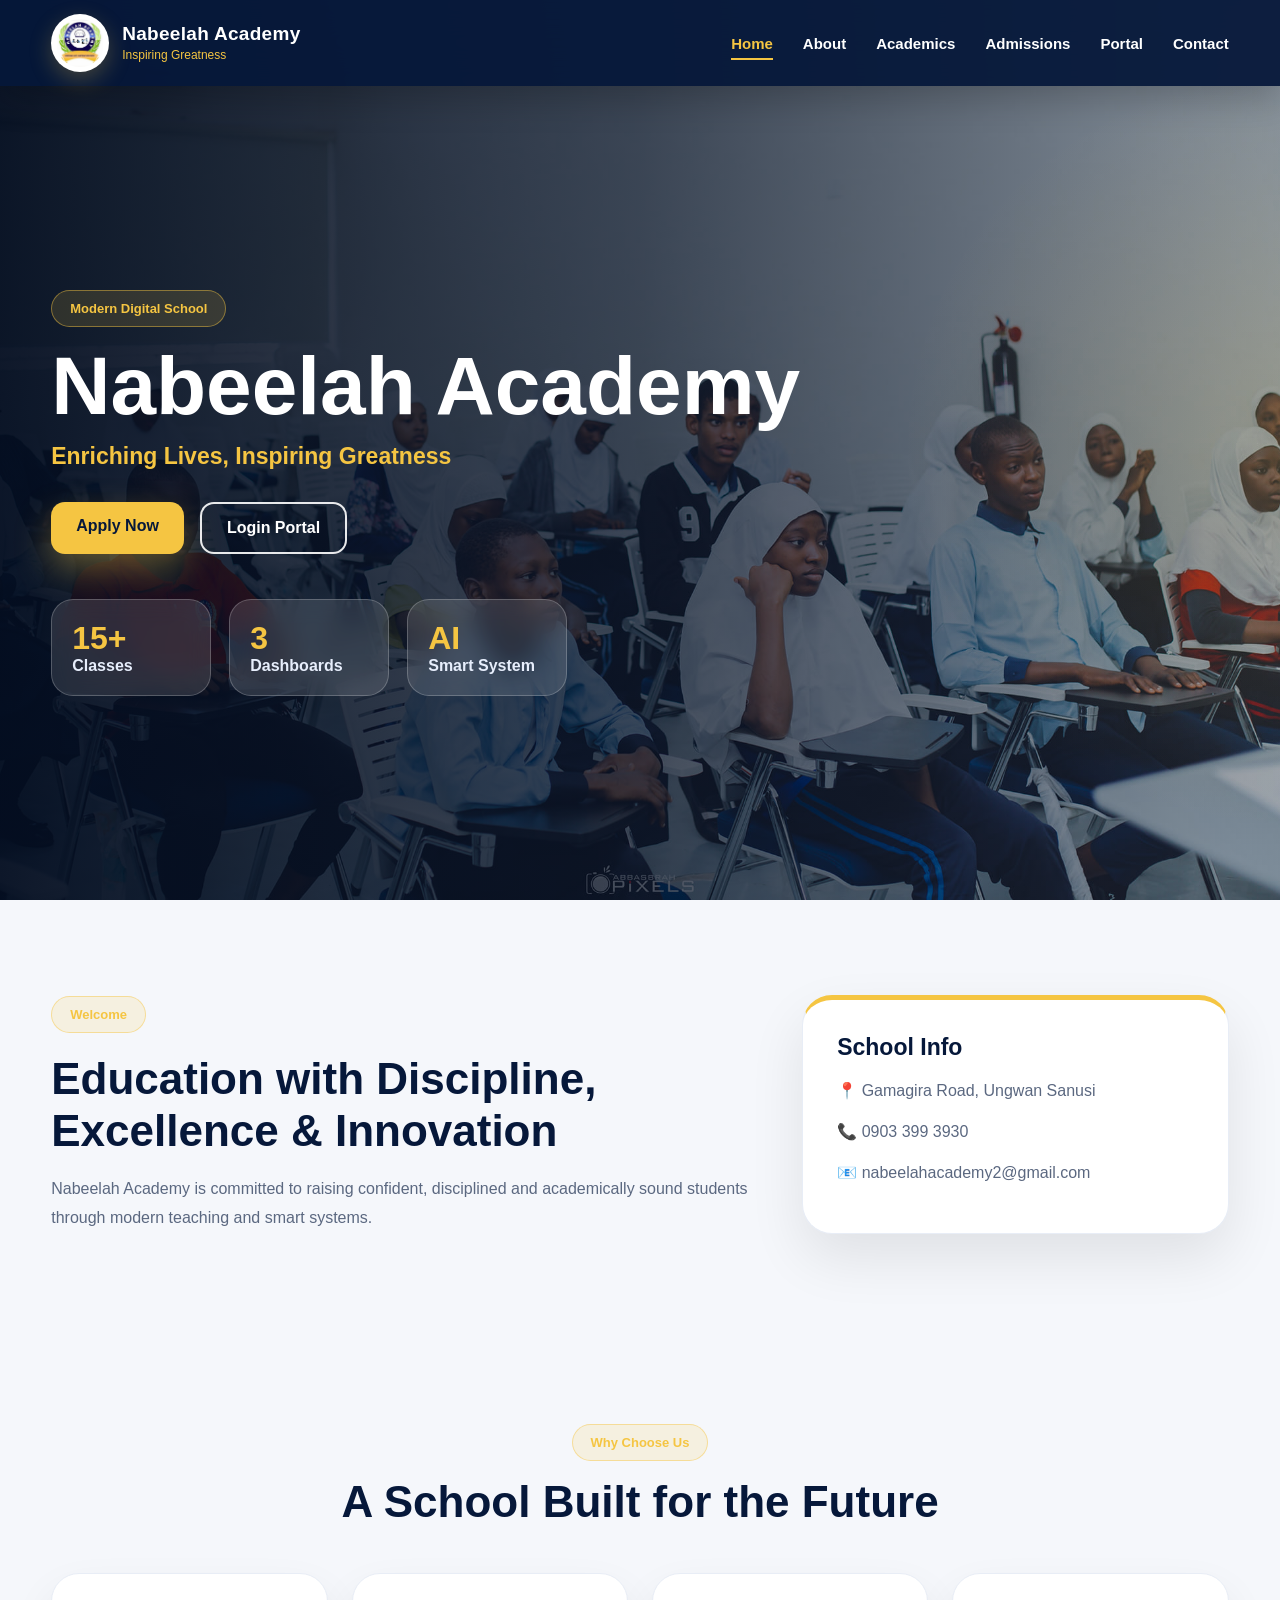
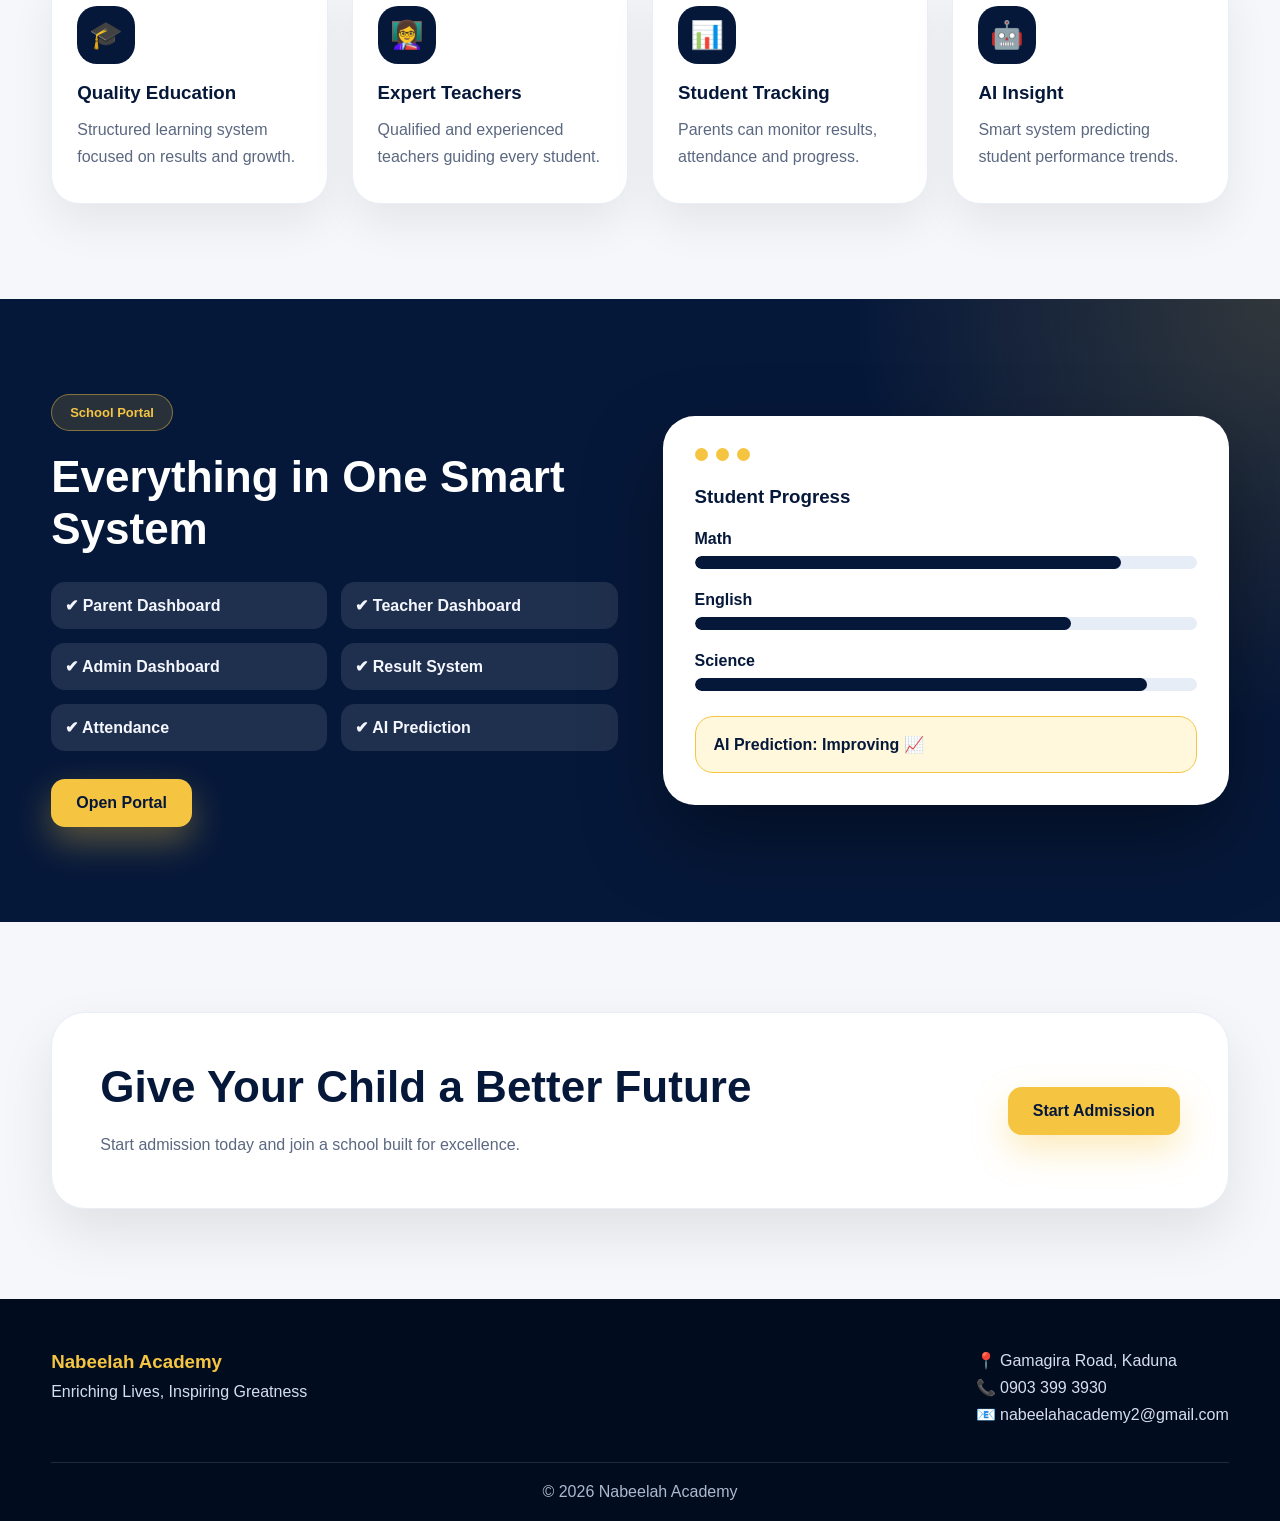
<file: index.html>
<!DOCTYPE html>
<html lang="en">
<head>
  <meta charset="UTF-8" />
  <meta name="viewport" content="width=device-width, initial-scale=1.0"/>
  <title>Nabeelah Academy</title>
  <link rel="stylesheet" href="style.css" />
</head>
<body>

<header class="site-header">
  <div class="nav-container">
    <a href="index.html" class="brand">
      <img src="logo.png">
      <div>
        <h3>Nabeelah Academy</h3>
        <span>Inspiring Greatness</span>
      </div>
    </a>

    <button class="menu-btn" id="menuBtn">☰</button>

    <nav class="nav-links" id="navLinks">
      <a href="index.html" class="active">Home</a>
      <a href="about.html">About</a>
      <a href="academics.html">Academics</a>
      <a href="admission.html">Admissions</a>
      <a href="portal.html">Portal</a>
      <a href="contact.html">Contact</a>
    </nav>
  </div>
</header>

<!-- HERO -->
<section class="hero">
  <div class="hero-overlay"></div>

  <div class="hero-content">
    <span class="badge">Modern Digital School</span>
    <h1>Nabeelah Academy</h1>
    <p class="motto">Enriching Lives, Inspiring Greatness</p>

    <div class="hero-buttons">
      <a href="admission.html" class="btn primary">Apply Now</a>
      <a href="portal.html" class="btn outline">Login Portal</a>
    </div>

    <div class="hero-stats">
      <div>
        <h3>15+</h3>
        <p>Classes</p>
      </div>
      <div>
        <h3>3</h3>
        <p>Dashboards</p>
      </div>
      <div>
        <h3>AI</h3>
        <p>Smart System</p>
      </div>
    </div>
  </div>
</section>

<!-- ABOUT -->
<section class="section intro">
  <div>
    <span class="section-tag">Welcome</span>
    <h2>Education with Discipline, Excellence & Innovation</h2>
    <p>
      Nabeelah Academy is committed to raising confident, disciplined and
      academically sound students through modern teaching and smart systems.
    </p>
  </div>

  <div class="premium-box">
    <h3>School Info</h3>
    <p>📍 Gamagira Road, Ungwan Sanusi</p>
    <p>📞 0903 399 3930</p>
    <p>📧 nabeelahacademy2@gmail.com</p>
  </div>
</section>

<!-- FEATURES -->
<section class="section">
  <span class="section-tag center">Why Choose Us</span>
  <h2 class="section-title">A School Built for the Future</h2>

  <div class="cards">
    <div class="card">
      <div class="icon">🎓</div>
      <h3>Quality Education</h3>
      <p>Structured learning system focused on results and growth.</p>
    </div>

    <div class="card">
      <div class="icon">👩‍🏫</div>
      <h3>Expert Teachers</h3>
      <p>Qualified and experienced teachers guiding every student.</p>
    </div>

    <div class="card">
      <div class="icon">📊</div>
      <h3>Student Tracking</h3>
      <p>Parents can monitor results, attendance and progress.</p>
    </div>

    <div class="card">
      <div class="icon">🤖</div>
      <h3>AI Insight</h3>
      <p>Smart system predicting student performance trends.</p>
    </div>
  </div>
</section>

<!-- PORTAL PREVIEW -->
<section class="portal-section">
  <div class="portal-content">
    <span class="section-tag">School Portal</span>
    <h2>Everything in One Smart System</h2>

    <div class="portal-list">
      <span>✔ Parent Dashboard</span>
      <span>✔ Teacher Dashboard</span>
      <span>✔ Admin Dashboard</span>
      <span>✔ Result System</span>
      <span>✔ Attendance</span>
      <span>✔ AI Prediction</span>
    </div>

    <a href="portal.html" class="btn primary">Open Portal</a>
  </div>

  <div class="dashboard-preview">
    <div class="dash-top">
      <span></span><span></span><span></span>
    </div>

    <h3>Student Progress</h3>

    <div class="progress-box">
      <p>Math</p>
      <div><span style="width:85%"></span></div>
    </div>

    <div class="progress-box">
      <p>English</p>
      <div><span style="width:75%"></span></div>
    </div>

    <div class="progress-box">
      <p>Science</p>
      <div><span style="width:90%"></span></div>
    </div>

    <div class="ai-box">
      AI Prediction: Improving 📈
    </div>
  </div>
</section>

<!-- CTA -->
<section class="section admission">
  <div>
    <h2>Give Your Child a Better Future</h2>
    <p>Start admission today and join a school built for excellence.</p>
  </div>

  <a href="admission.html" class="btn primary">Start Admission</a>
</section>

<footer>
  <div class="footer-container">
    <div>
      <h3>Nabeelah Academy</h3>
      <p>Enriching Lives, Inspiring Greatness</p>
    </div>

    <div>
      <p>📍 Gamagira Road, Kaduna</p>
      <p>📞 0903 399 3930</p>
      <p>📧 nabeelahacademy2@gmail.com</p>
    </div>
  </div>

  <div class="copy">© 2026 Nabeelah Academy</div>
</footer>

<script>
const menuBtn = document.getElementById("menuBtn");
const navLinks = document.getElementById("navLinks");

menuBtn.onclick = () => {
  navLinks.classList.toggle("show");
};
</script>

</body>
</html>
</file>
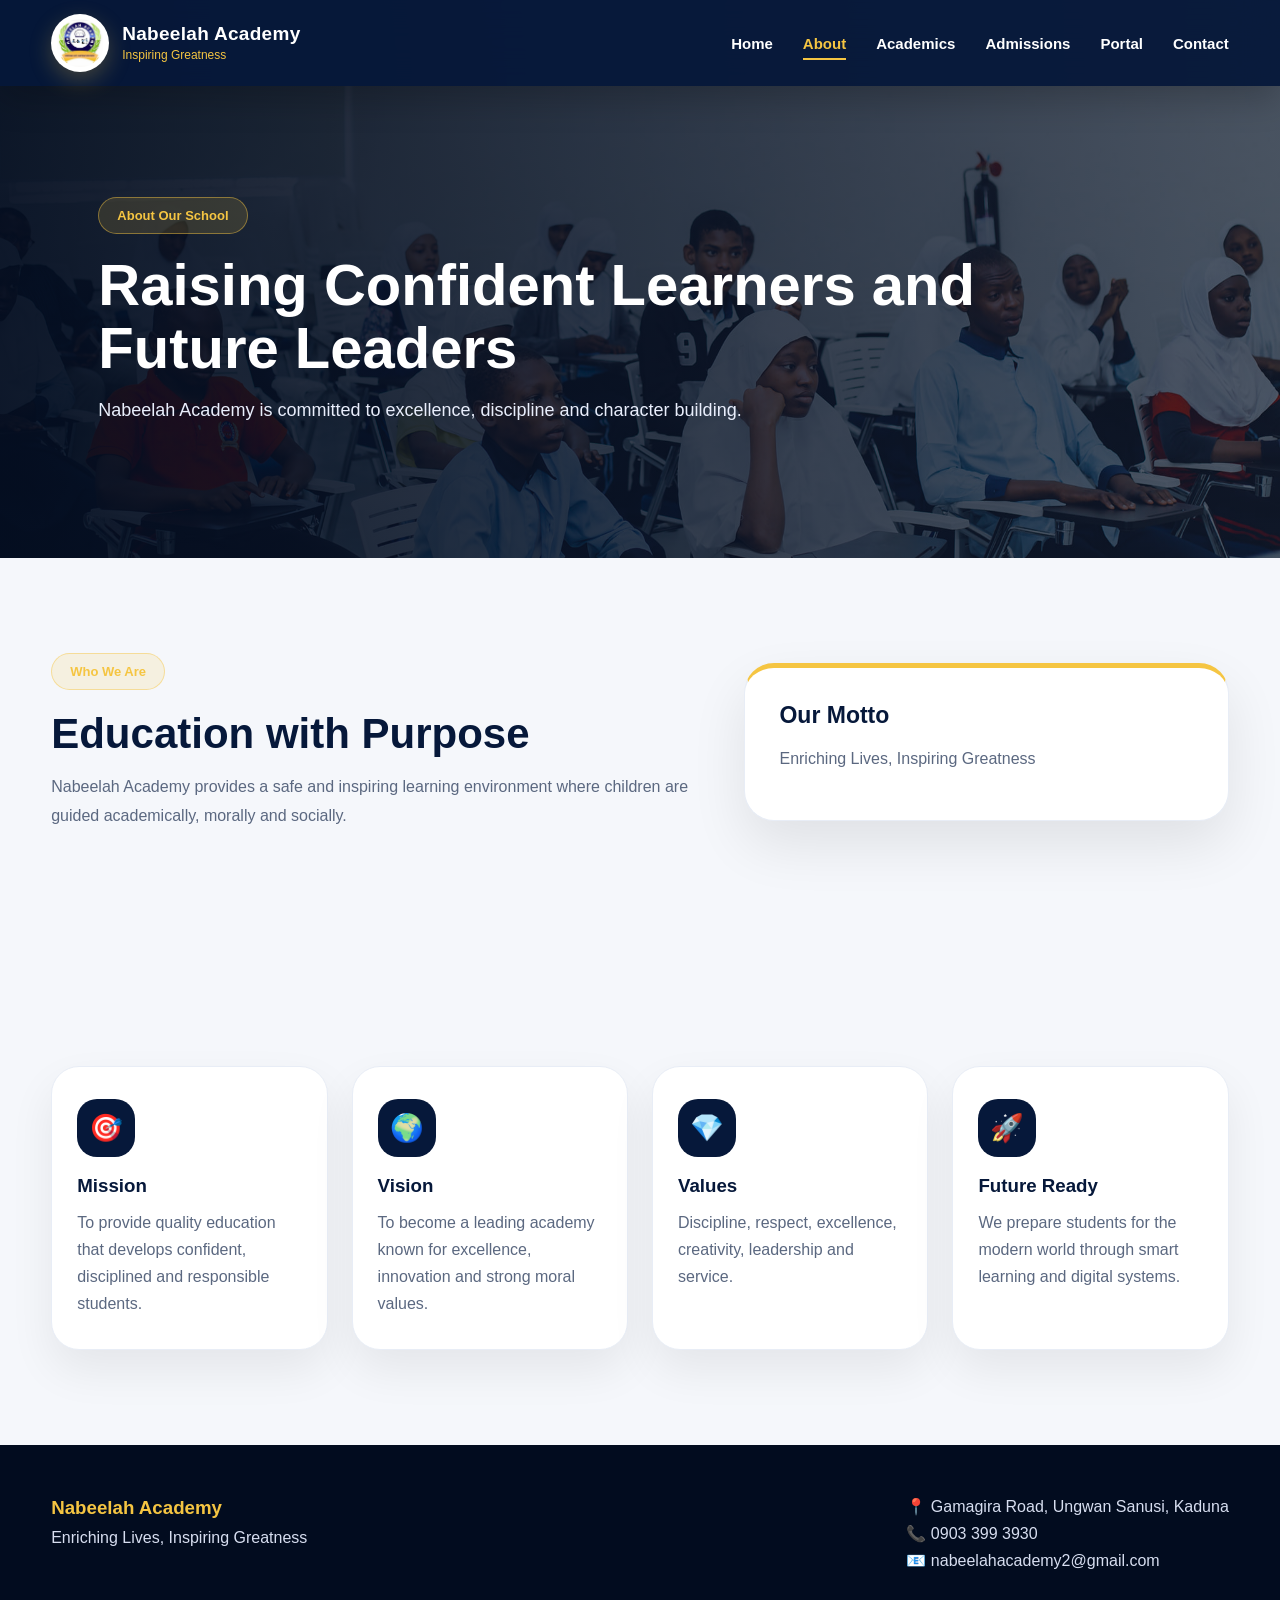
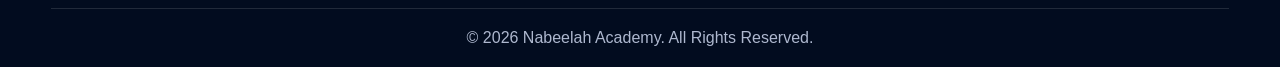
<file: about.html>
<!DOCTYPE html>
<html lang="en">
<head>
  <meta charset="UTF-8" />
  <meta name="viewport" content="width=device-width, initial-scale=1.0" />
  <title>About | Nabeelah Academy</title>
  <link rel="stylesheet" href="style.css" />
</head>
<body>

<header class="site-header">
  <div class="nav-container">
    <a href="index.html" class="brand">
      <img src="logo.png" alt="Nabeelah Academy Logo">
      <div>
        <h3>Nabeelah Academy</h3>
        <span>Inspiring Greatness</span>
      </div>
    </a>

    <button class="menu-btn" id="menuBtn">☰</button>

    <nav class="nav-links" id="navLinks">
      <a href="index.html">Home</a>
      <a href="about.html" class="active">About</a>
      <a href="academics.html">Academics</a>
      <a href="admission.html">Admissions</a>
      <a href="portal.html">Portal</a>
      <a href="contact.html">Contact</a>
    </nav>
  </div>
</header>

<section class="inner-hero">
  <div>
    <span class="badge">About Our School</span>
    <h1>Raising Confident Learners and Future Leaders</h1>
    <p>Nabeelah Academy is committed to excellence, discipline and character building.</p>
  </div>
</section>

<section class="section inner-grid">
  <div>
    <span class="section-tag">Who We Are</span>
    <h2>Education with Purpose</h2>
    <p>
      Nabeelah Academy provides a safe and inspiring learning environment where children are guided academically, morally and socially.
    </p>
  </div>

  <div class="premium-box">
    <h3>Our Motto</h3>
    <p>Enriching Lives, Inspiring Greatness</p>
  </div>
</section>

<section class="section">
  <div class="cards">
    <div class="card">
      <div class="icon">🎯</div>
      <h3>Mission</h3>
      <p>To provide quality education that develops confident, disciplined and responsible students.</p>
    </div>

    <div class="card">
      <div class="icon">🌍</div>
      <h3>Vision</h3>
      <p>To become a leading academy known for excellence, innovation and strong moral values.</p>
    </div>

    <div class="card">
      <div class="icon">💎</div>
      <h3>Values</h3>
      <p>Discipline, respect, excellence, creativity, leadership and service.</p>
    </div>

    <div class="card">
      <div class="icon">🚀</div>
      <h3>Future Ready</h3>
      <p>We prepare students for the modern world through smart learning and digital systems.</p>
    </div>
  </div>
</section>

<footer>
  <div class="footer-container">
    <div>
      <h3>Nabeelah Academy</h3>
      <p>Enriching Lives, Inspiring Greatness</p>
    </div>
    <div>
      <p>📍 Gamagira Road, Ungwan Sanusi, Kaduna</p>
      <p>📞 0903 399 3930</p>
      <p>📧 nabeelahacademy2@gmail.com</p>
    </div>
  </div>
  <div class="copy">© 2026 Nabeelah Academy. All Rights Reserved.</div>
</footer>

<script>
const menuBtn = document.getElementById("menuBtn");
const navLinks = document.getElementById("navLinks");
menuBtn.addEventListener("click", () => navLinks.classList.toggle("show"));
</script>

</body>
</html>
</file>
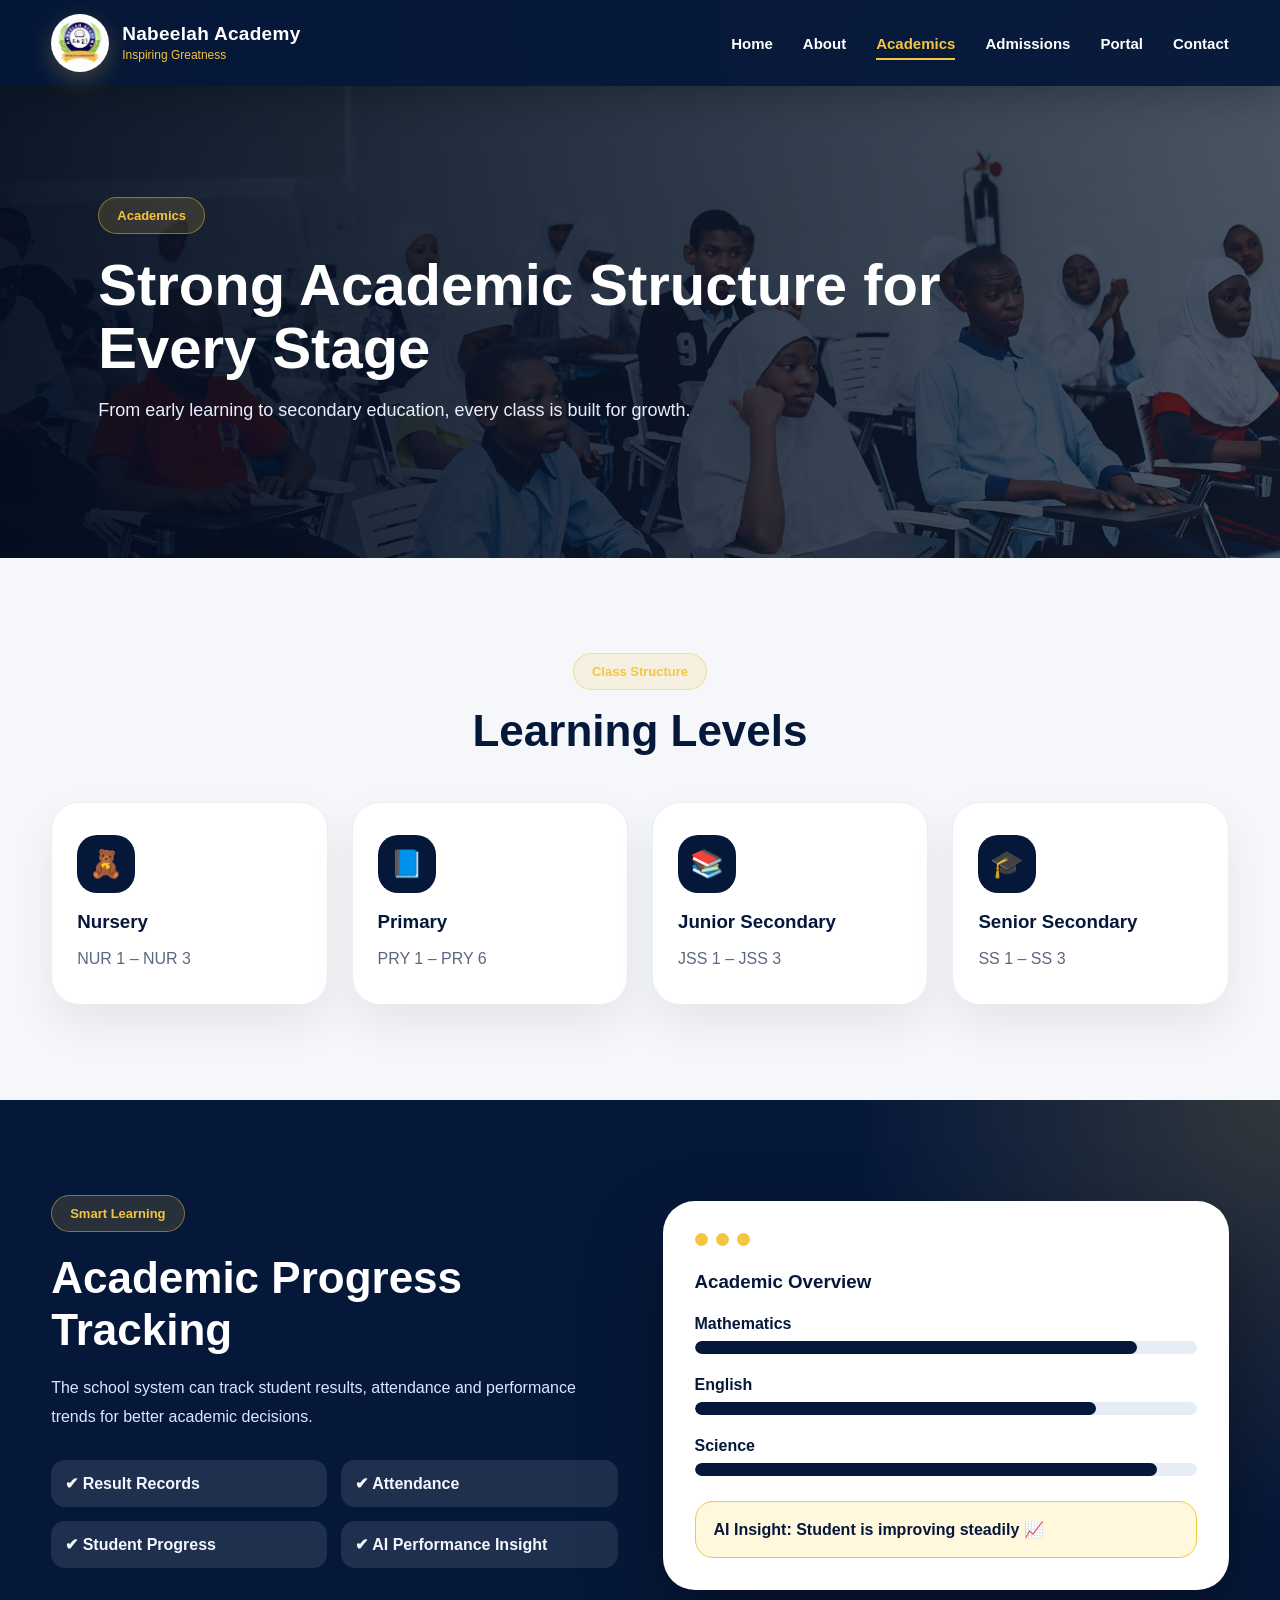
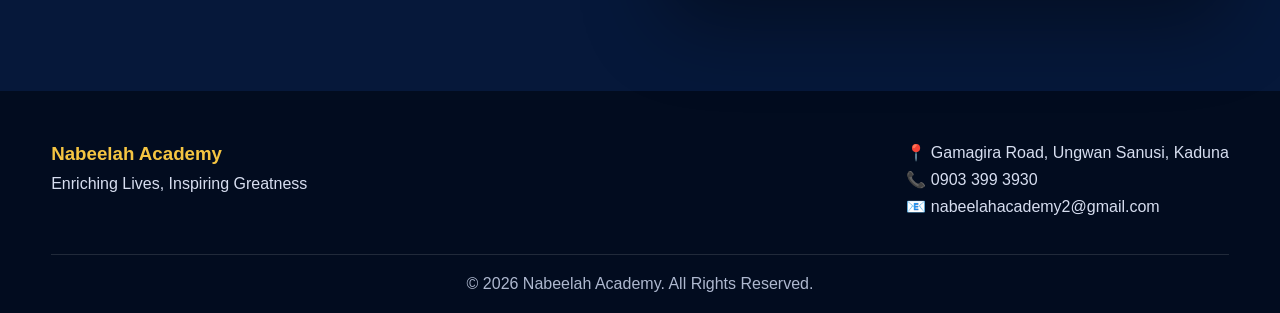
<file: academics.html>
<!DOCTYPE html>
<html lang="en">
<head>
  <meta charset="UTF-8" />
  <meta name="viewport" content="width=device-width, initial-scale=1.0" />
  <title>Academics | Nabeelah Academy</title>
  <link rel="stylesheet" href="style.css" />
</head>
<body>

<header class="site-header">
  <div class="nav-container">
    <a href="index.html" class="brand">
      <img src="logo.png" alt="Nabeelah Academy Logo">
      <div>
        <h3>Nabeelah Academy</h3>
        <span>Inspiring Greatness</span>
      </div>
    </a>

    <button class="menu-btn" id="menuBtn">☰</button>

    <nav class="nav-links" id="navLinks">
      <a href="index.html">Home</a>
      <a href="about.html">About</a>
      <a href="academics.html" class="active">Academics</a>
      <a href="admission.html">Admissions</a>
      <a href="portal.html">Portal</a>
      <a href="contact.html">Contact</a>
    </nav>
  </div>
</header>

<section class="inner-hero">
  <div>
    <span class="badge">Academics</span>
    <h1>Strong Academic Structure for Every Stage</h1>
    <p>From early learning to secondary education, every class is built for growth.</p>
  </div>
</section>

<section class="section">
  <span class="section-tag center">Class Structure</span>
  <h2 class="section-title">Learning Levels</h2>

  <div class="cards">
    <div class="card">
      <div class="icon">🧸</div>
      <h3>Nursery</h3>
      <p>NUR 1 – NUR 3</p>
    </div>

    <div class="card">
      <div class="icon">📘</div>
      <h3>Primary</h3>
      <p>PRY 1 – PRY 6</p>
    </div>

    <div class="card">
      <div class="icon">📚</div>
      <h3>Junior Secondary</h3>
      <p>JSS 1 – JSS 3</p>
    </div>

    <div class="card">
      <div class="icon">🎓</div>
      <h3>Senior Secondary</h3>
      <p>SS 1 – SS 3</p>
    </div>
  </div>
</section>

<section class="portal-section inner-portal">
  <div class="portal-content">
    <span class="section-tag">Smart Learning</span>
    <h2>Academic Progress Tracking</h2>
    <p>
      The school system can track student results, attendance and performance trends for better academic decisions.
    </p>
    <div class="portal-list">
      <span>✔ Result Records</span>
      <span>✔ Attendance</span>
      <span>✔ Student Progress</span>
      <span>✔ AI Performance Insight</span>
    </div>
  </div>

  <div class="dashboard-preview">
    <div class="dash-top"><span></span><span></span><span></span></div>
    <h3>Academic Overview</h3>
    <div class="progress-box"><p>Mathematics</p><div><span style="width:88%"></span></div></div>
    <div class="progress-box"><p>English</p><div><span style="width:80%"></span></div></div>
    <div class="progress-box"><p>Science</p><div><span style="width:92%"></span></div></div>
    <div class="ai-box">AI Insight: Student is improving steadily 📈</div>
  </div>
</section>

<footer>
  <div class="footer-container">
    <div>
      <h3>Nabeelah Academy</h3>
      <p>Enriching Lives, Inspiring Greatness</p>
    </div>
    <div>
      <p>📍 Gamagira Road, Ungwan Sanusi, Kaduna</p>
      <p>📞 0903 399 3930</p>
      <p>📧 nabeelahacademy2@gmail.com</p>
    </div>
  </div>
  <div class="copy">© 2026 Nabeelah Academy. All Rights Reserved.</div>
</footer>

<script>
const menuBtn = document.getElementById("menuBtn");
const navLinks = document.getElementById("navLinks");
menuBtn.addEventListener("click", () => navLinks.classList.toggle("show"));
</script>

</body>
</html>
</file>
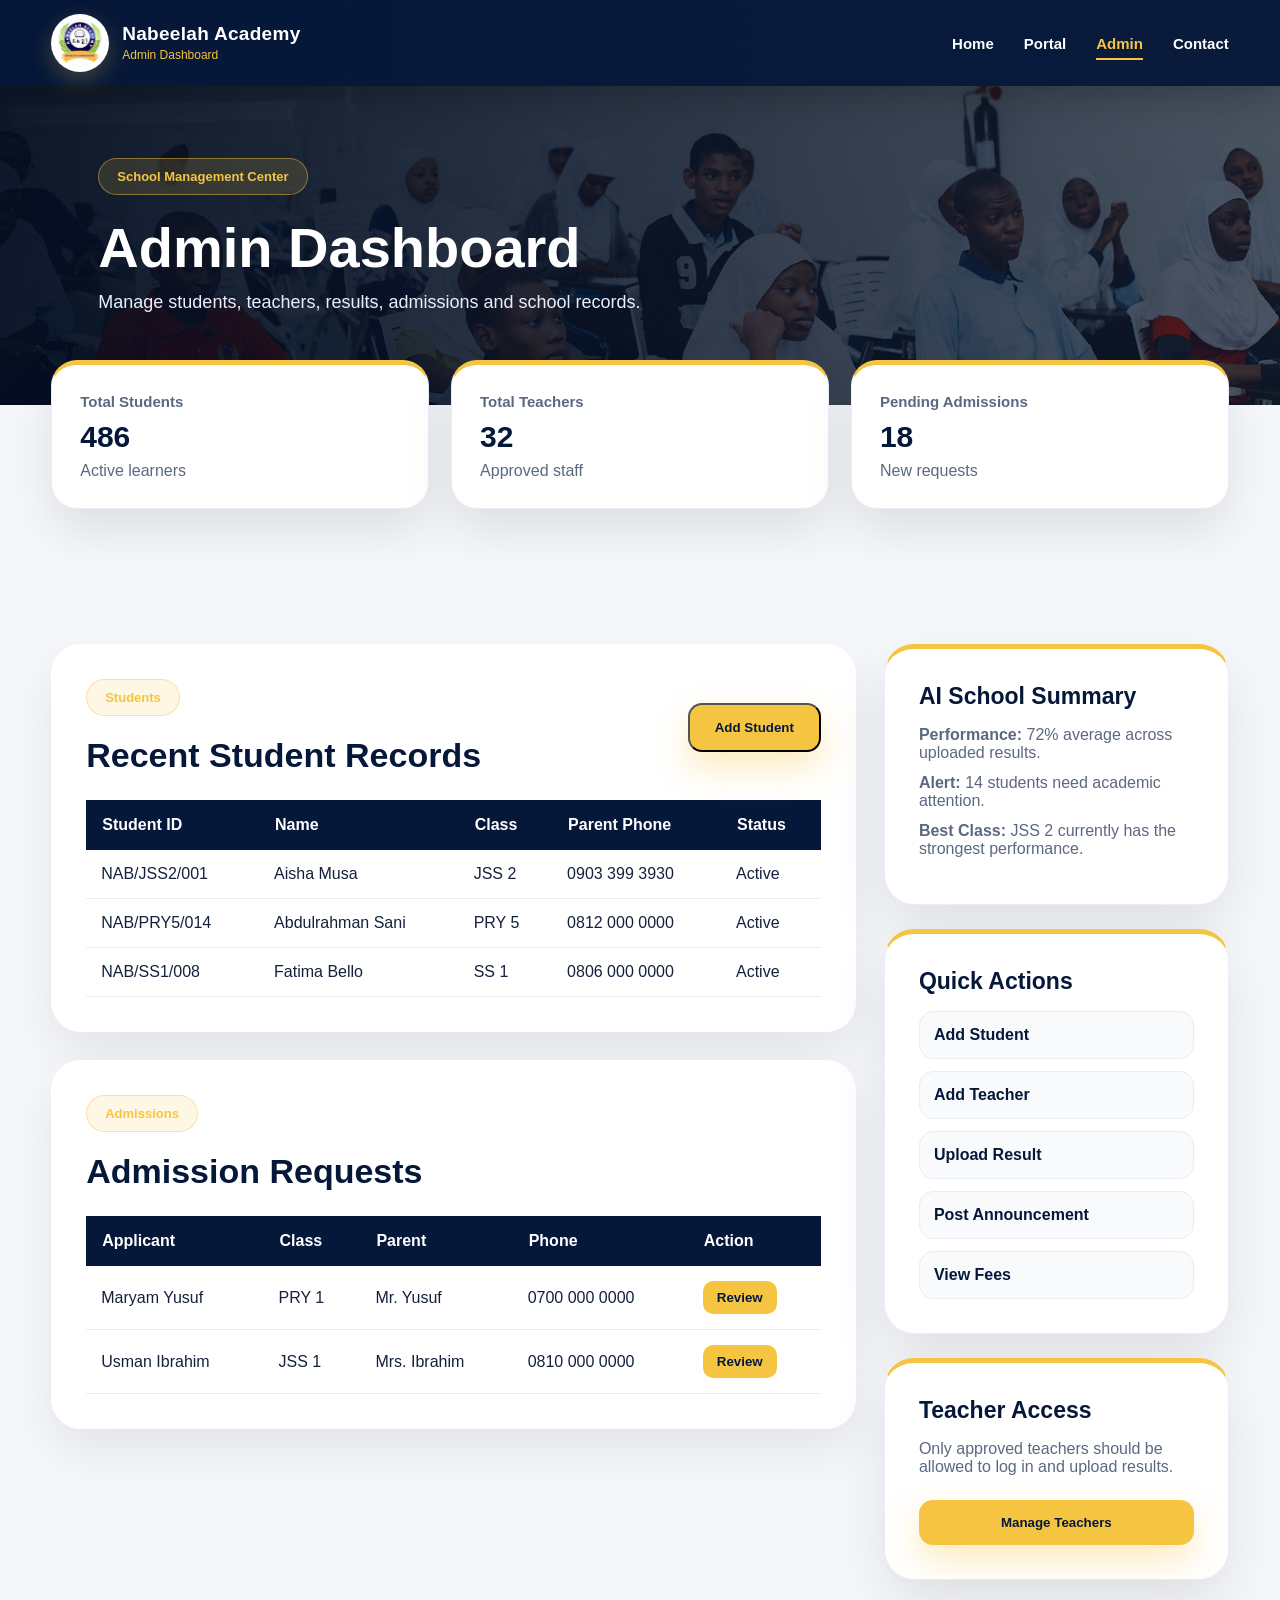
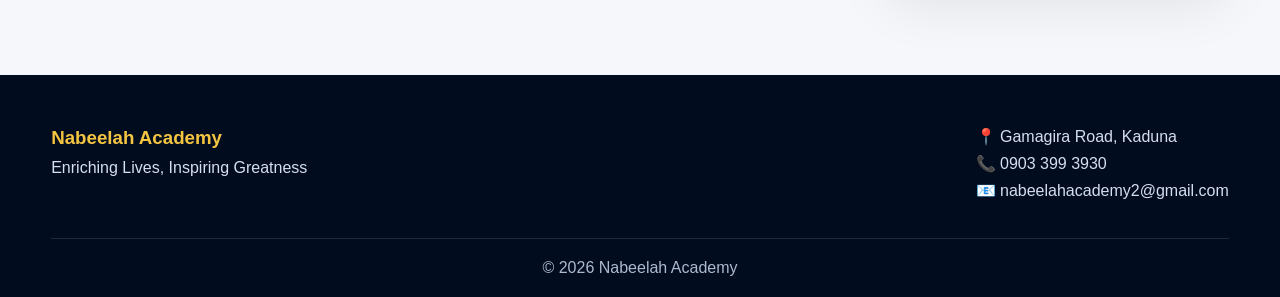
<file: admin-dashboard.html>
<!DOCTYPE html>
<html lang="en">
<head>
  <meta charset="UTF-8" />
  <meta name="viewport" content="width=device-width, initial-scale=1.0" />
  <title>Admin Dashboard | Nabeelah Academy</title>
  <link rel="stylesheet" href="style.css" />
</head>
<body>

<header class="site-header">
  <div class="nav-container">
    <a href="index.html" class="brand">
      <img src="logo.png" alt="Nabeelah Academy Logo">
      <div>
        <h3>Nabeelah Academy</h3>
        <span>Admin Dashboard</span>
      </div>
    </a>

    <button class="menu-btn" id="menuBtn">☰</button>

    <nav class="nav-links" id="navLinks">
      <a href="index.html">Home</a>
      <a href="portal.html">Portal</a>
      <a href="admin-dashboard.html" class="active">Admin</a>
      <a href="contact.html">Contact</a>
    </nav>
  </div>
</header>

<main class="dashboard-page">

  <section class="dash-hero">
    <div>
      <span class="badge">School Management Center</span>
      <h1>Admin Dashboard</h1>
      <p>Manage students, teachers, results, admissions and school records.</p>
    </div>
  </section>

  <section class="dashboard-grid">
    <div class="dash-card">
      <h3>Total Students</h3>
      <h2>486</h2>
      <p>Active learners</p>
    </div>

    <div class="dash-card">
      <h3>Total Teachers</h3>
      <h2>32</h2>
      <p>Approved staff</p>
    </div>

    <div class="dash-card">
      <h3>Pending Admissions</h3>
      <h2>18</h2>
      <p>New requests</p>
    </div>
  </section>

  <section class="section admin-layout">

    <div class="admin-main">

      <div class="result-section">
        <div class="result-header">
          <div>
            <span class="section-tag">Students</span>
            <h2>Recent Student Records</h2>
          </div>
          <button class="btn primary">Add Student</button>
        </div>

        <div class="table-wrap">
          <table>
            <thead>
              <tr>
                <th>Student ID</th>
                <th>Name</th>
                <th>Class</th>
                <th>Parent Phone</th>
                <th>Status</th>
              </tr>
            </thead>
            <tbody>
              <tr>
                <td>NAB/JSS2/001</td>
                <td>Aisha Musa</td>
                <td>JSS 2</td>
                <td>0903 399 3930</td>
                <td>Active</td>
              </tr>
              <tr>
                <td>NAB/PRY5/014</td>
                <td>Abdulrahman Sani</td>
                <td>PRY 5</td>
                <td>0812 000 0000</td>
                <td>Active</td>
              </tr>
              <tr>
                <td>NAB/SS1/008</td>
                <td>Fatima Bello</td>
                <td>SS 1</td>
                <td>0806 000 0000</td>
                <td>Active</td>
              </tr>
            </tbody>
          </table>
        </div>
      </div>

      <div class="result-section">
        <div class="result-header">
          <div>
            <span class="section-tag">Admissions</span>
            <h2>Admission Requests</h2>
          </div>
        </div>

        <div class="table-wrap">
          <table>
            <thead>
              <tr>
                <th>Applicant</th>
                <th>Class</th>
                <th>Parent</th>
                <th>Phone</th>
                <th>Action</th>
              </tr>
            </thead>
            <tbody>
              <tr>
                <td>Maryam Yusuf</td>
                <td>PRY 1</td>
                <td>Mr. Yusuf</td>
                <td>0700 000 0000</td>
                <td><button class="mini-btn">Review</button></td>
              </tr>
              <tr>
                <td>Usman Ibrahim</td>
                <td>JSS 1</td>
                <td>Mrs. Ibrahim</td>
                <td>0810 000 0000</td>
                <td><button class="mini-btn">Review</button></td>
              </tr>
            </tbody>
          </table>
        </div>
      </div>

    </div>

    <aside class="admin-side">

      <div class="premium-box">
        <h3>AI School Summary</h3>
        <p><strong>Performance:</strong> 72% average across uploaded results.</p>
        <p><strong>Alert:</strong> 14 students need academic attention.</p>
        <p><strong>Best Class:</strong> JSS 2 currently has the strongest performance.</p>
      </div>

      <div class="premium-box">
        <h3>Quick Actions</h3>
        <div class="quick-actions">
          <a href="#" class="quick-link">Add Student</a>
          <a href="#" class="quick-link">Add Teacher</a>
          <a href="#" class="quick-link">Upload Result</a>
          <a href="#" class="quick-link">Post Announcement</a>
          <a href="#" class="quick-link">View Fees</a>
        </div>
      </div>

      <div class="premium-box">
        <h3>Teacher Access</h3>
        <p>Only approved teachers should be allowed to log in and upload results.</p>
        <button class="btn primary full-btn">Manage Teachers</button>
      </div>

    </aside>

  </section>

</main>

<footer>
  <div class="footer-container">
    <div>
      <h3>Nabeelah Academy</h3>
      <p>Enriching Lives, Inspiring Greatness</p>
    </div>

    <div>
      <p>📍 Gamagira Road, Kaduna</p>
      <p>📞 0903 399 3930</p>
      <p>📧 nabeelahacademy2@gmail.com</p>
    </div>
  </div>

  <div class="copy">© 2026 Nabeelah Academy</div>
</footer>

<script>
const menuBtn = document.getElementById("menuBtn");
const navLinks = document.getElementById("navLinks");

menuBtn.onclick = () => {
  navLinks.classList.toggle("show");
};
</script>

</body>
</html>
</file>
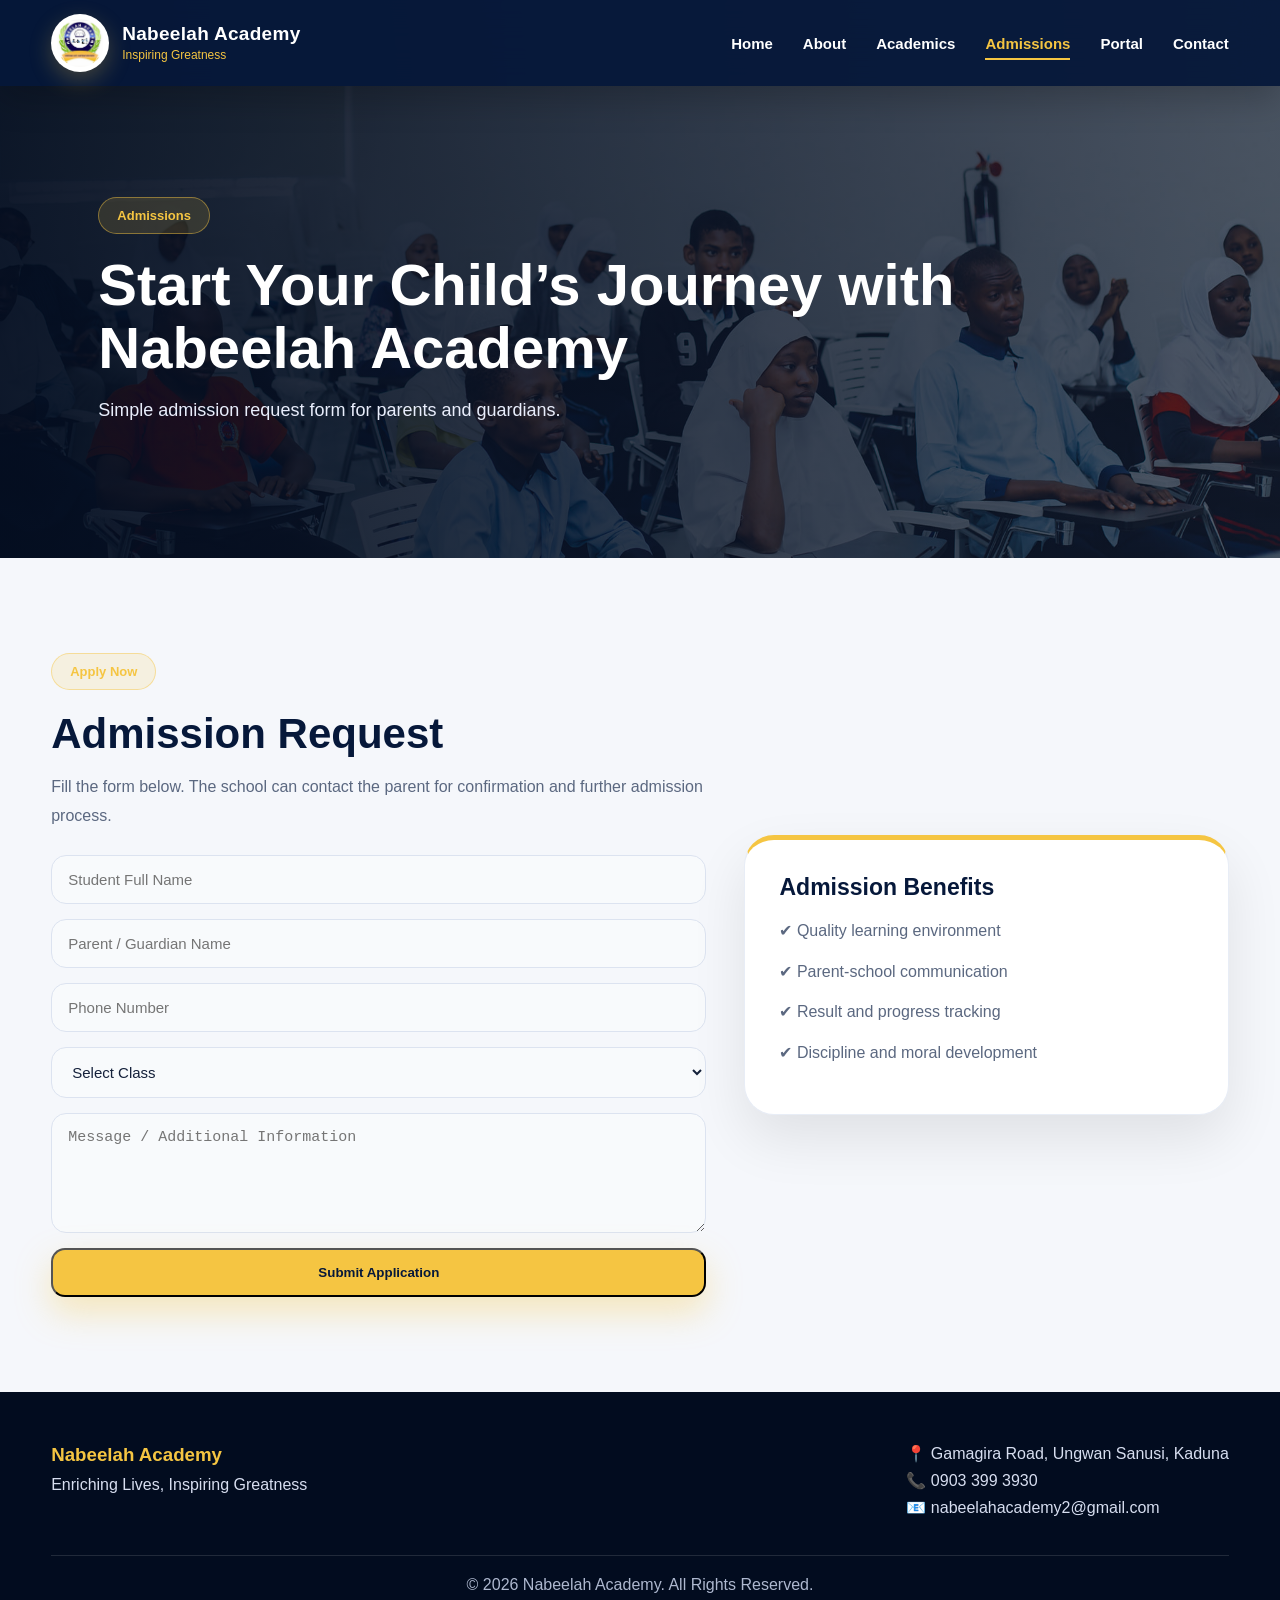
<file: admission.html>
<!DOCTYPE html>
<html lang="en">
<head>
  <meta charset="UTF-8" />
  <meta name="viewport" content="width=device-width, initial-scale=1.0" />
  <title>Admission | Nabeelah Academy</title>
  <link rel="stylesheet" href="style.css" />
</head>
<body>

<header class="site-header">
  <div class="nav-container">
    <a href="index.html" class="brand">
      <img src="logo.png" alt="Nabeelah Academy Logo">
      <div>
        <h3>Nabeelah Academy</h3>
        <span>Inspiring Greatness</span>
      </div>
    </a>

    <button class="menu-btn" id="menuBtn">☰</button>

    <nav class="nav-links" id="navLinks">
      <a href="index.html">Home</a>
      <a href="about.html">About</a>
      <a href="academics.html">Academics</a>
      <a href="admission.html" class="active">Admissions</a>
      <a href="portal.html">Portal</a>
      <a href="contact.html">Contact</a>
    </nav>
  </div>
</header>

<section class="inner-hero">
  <div>
    <span class="badge">Admissions</span>
    <h1>Start Your Child’s Journey with Nabeelah Academy</h1>
    <p>Simple admission request form for parents and guardians.</p>
  </div>
</section>

<section class="section inner-grid">
  <div>
    <span class="section-tag">Apply Now</span>
    <h2>Admission Request</h2>
    <p>
      Fill the form below. The school can contact the parent for confirmation and further admission process.
    </p>

    <form class="premium-form">
      <input type="text" placeholder="Student Full Name" required>
      <input type="text" placeholder="Parent / Guardian Name" required>
      <input type="tel" placeholder="Phone Number" required>
      <select required>
        <option value="">Select Class</option>
        <option>NUR 1</option>
        <option>NUR 2</option>
        <option>NUR 3</option>
        <option>PRY 1</option>
        <option>PRY 2</option>
        <option>PRY 3</option>
        <option>PRY 4</option>
        <option>PRY 5</option>
        <option>PRY 6</option>
        <option>JSS 1</option>
        <option>JSS 2</option>
        <option>JSS 3</option>
        <option>SS 1</option>
        <option>SS 2</option>
        <option>SS 3</option>
      </select>
      <textarea placeholder="Message / Additional Information"></textarea>
      <button type="submit" class="btn primary">Submit Application</button>
    </form>
  </div>

  <div class="premium-box">
    <h3>Admission Benefits</h3>
    <p>✔ Quality learning environment</p>
    <p>✔ Parent-school communication</p>
    <p>✔ Result and progress tracking</p>
    <p>✔ Discipline and moral development</p>
  </div>
</section>

<footer>
  <div class="footer-container">
    <div>
      <h3>Nabeelah Academy</h3>
      <p>Enriching Lives, Inspiring Greatness</p>
    </div>
    <div>
      <p>📍 Gamagira Road, Ungwan Sanusi, Kaduna</p>
      <p>📞 0903 399 3930</p>
      <p>📧 nabeelahacademy2@gmail.com</p>
    </div>
  </div>
  <div class="copy">© 2026 Nabeelah Academy. All Rights Reserved.</div>
</footer>

<script>
const menuBtn = document.getElementById("menuBtn");
const navLinks = document.getElementById("navLinks");
menuBtn.addEventListener("click", () => navLinks.classList.toggle("show"));
</script>

</body>
</html>
</file>
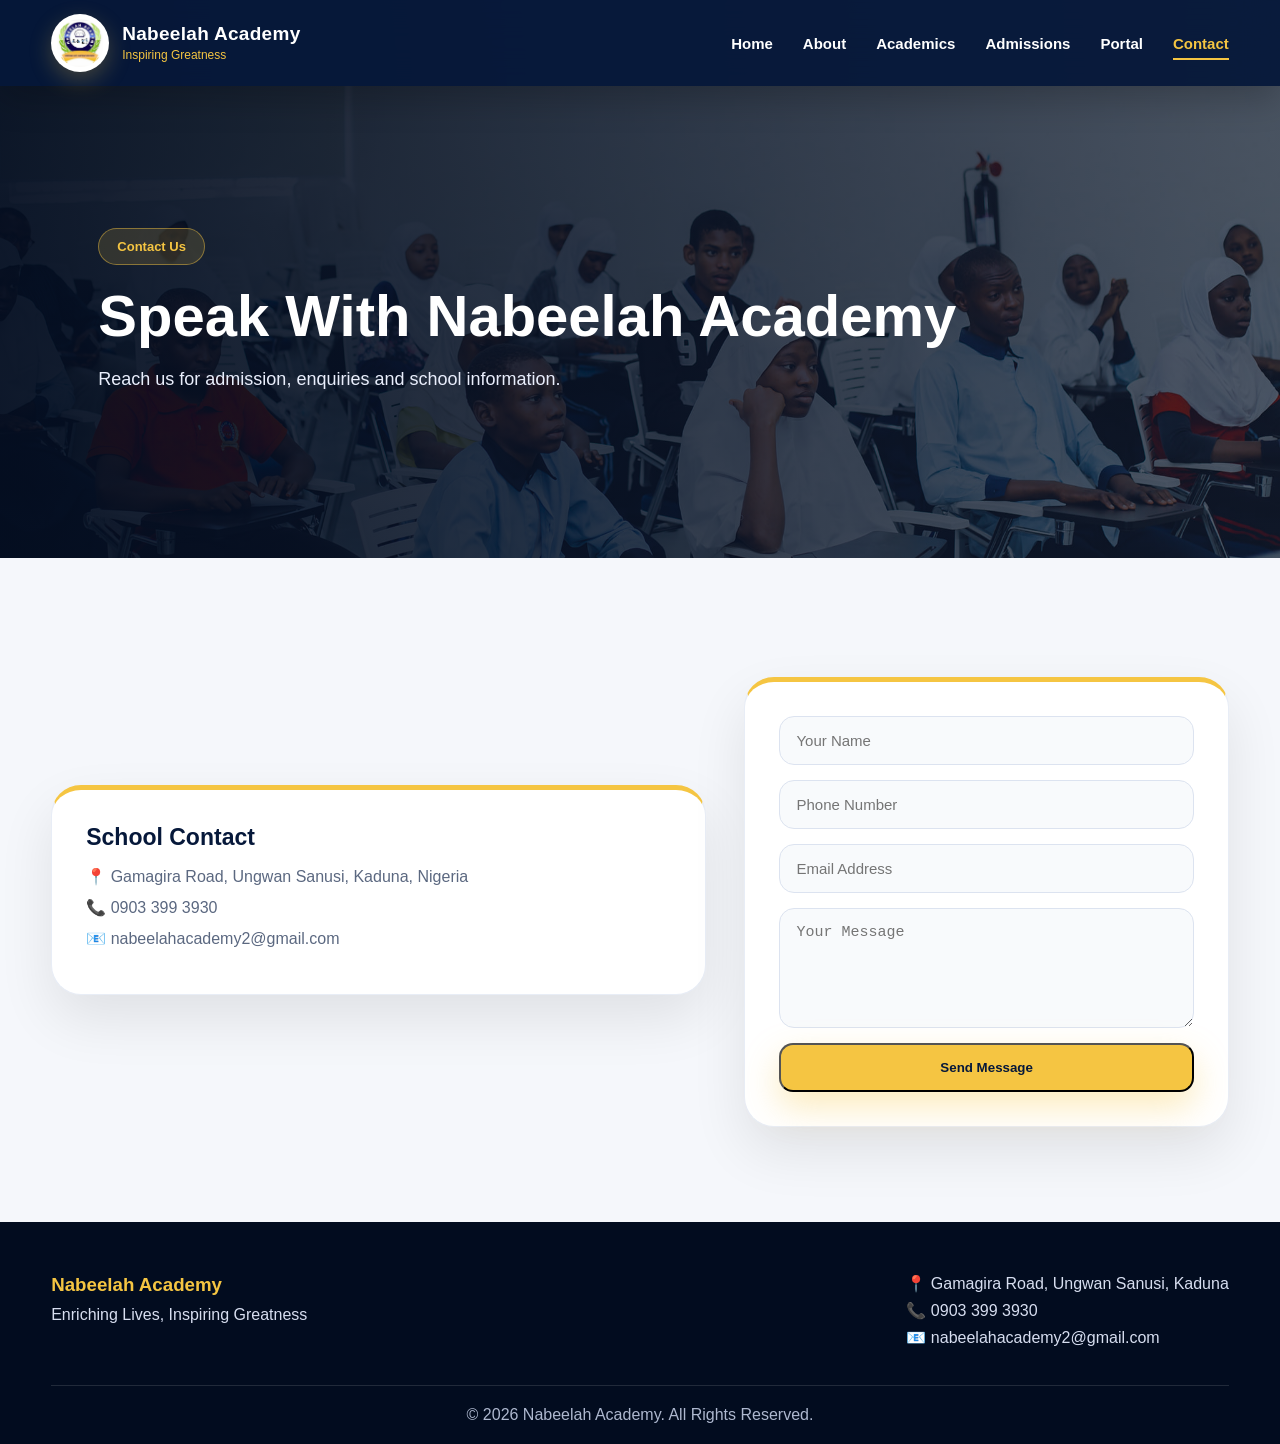
<file: contact.html>
<!DOCTYPE html>
<html lang="en">
<head>
  <meta charset="UTF-8" />
  <meta name="viewport" content="width=device-width, initial-scale=1.0" />
  <title>Contact | Nabeelah Academy</title>
  <link rel="stylesheet" href="style.css" />
</head>
<body>

<header class="site-header">
  <div class="nav-container">
    <a href="index.html" class="brand">
      <img src="logo.png" alt="Nabeelah Academy Logo">
      <div>
        <h3>Nabeelah Academy</h3>
        <span>Inspiring Greatness</span>
      </div>
    </a>

    <button class="menu-btn" id="menuBtn">☰</button>

    <nav class="nav-links" id="navLinks">
      <a href="index.html">Home</a>
      <a href="about.html">About</a>
      <a href="academics.html">Academics</a>
      <a href="admission.html">Admissions</a>
      <a href="portal.html">Portal</a>
      <a href="contact.html" class="active">Contact</a>
    </nav>
  </div>
</header>

<section class="inner-hero">
  <div>
    <span class="badge">Contact Us</span>
    <h1>Speak With Nabeelah Academy</h1>
    <p>Reach us for admission, enquiries and school information.</p>
  </div>
</section>

<section class="section contact-grid">
  <div class="premium-box">
    <h3>School Contact</h3>
    <p>📍 Gamagira Road, Ungwan Sanusi, Kaduna, Nigeria</p>
    <p>📞 0903 399 3930</p>
    <p>📧 nabeelahacademy2@gmail.com</p>
  </div>

  <form class="premium-form contact-form">
    <input type="text" placeholder="Your Name" required>
    <input type="tel" placeholder="Phone Number" required>
    <input type="email" placeholder="Email Address">
    <textarea placeholder="Your Message"></textarea>
    <button type="submit" class="btn primary">Send Message</button>
  </form>
</section>

<footer>
  <div class="footer-container">
    <div>
      <h3>Nabeelah Academy</h3>
      <p>Enriching Lives, Inspiring Greatness</p>
    </div>
    <div>
      <p>📍 Gamagira Road, Ungwan Sanusi, Kaduna</p>
      <p>📞 0903 399 3930</p>
      <p>📧 nabeelahacademy2@gmail.com</p>
    </div>
  </div>
  <div class="copy">© 2026 Nabeelah Academy. All Rights Reserved.</div>
</footer>

<script>
const menuBtn = document.getElementById("menuBtn");
const navLinks = document.getElementById("navLinks");
menuBtn.addEventListener("click", () => navLinks.classList.toggle("show"));
</script>

</body>
</html>
</file>
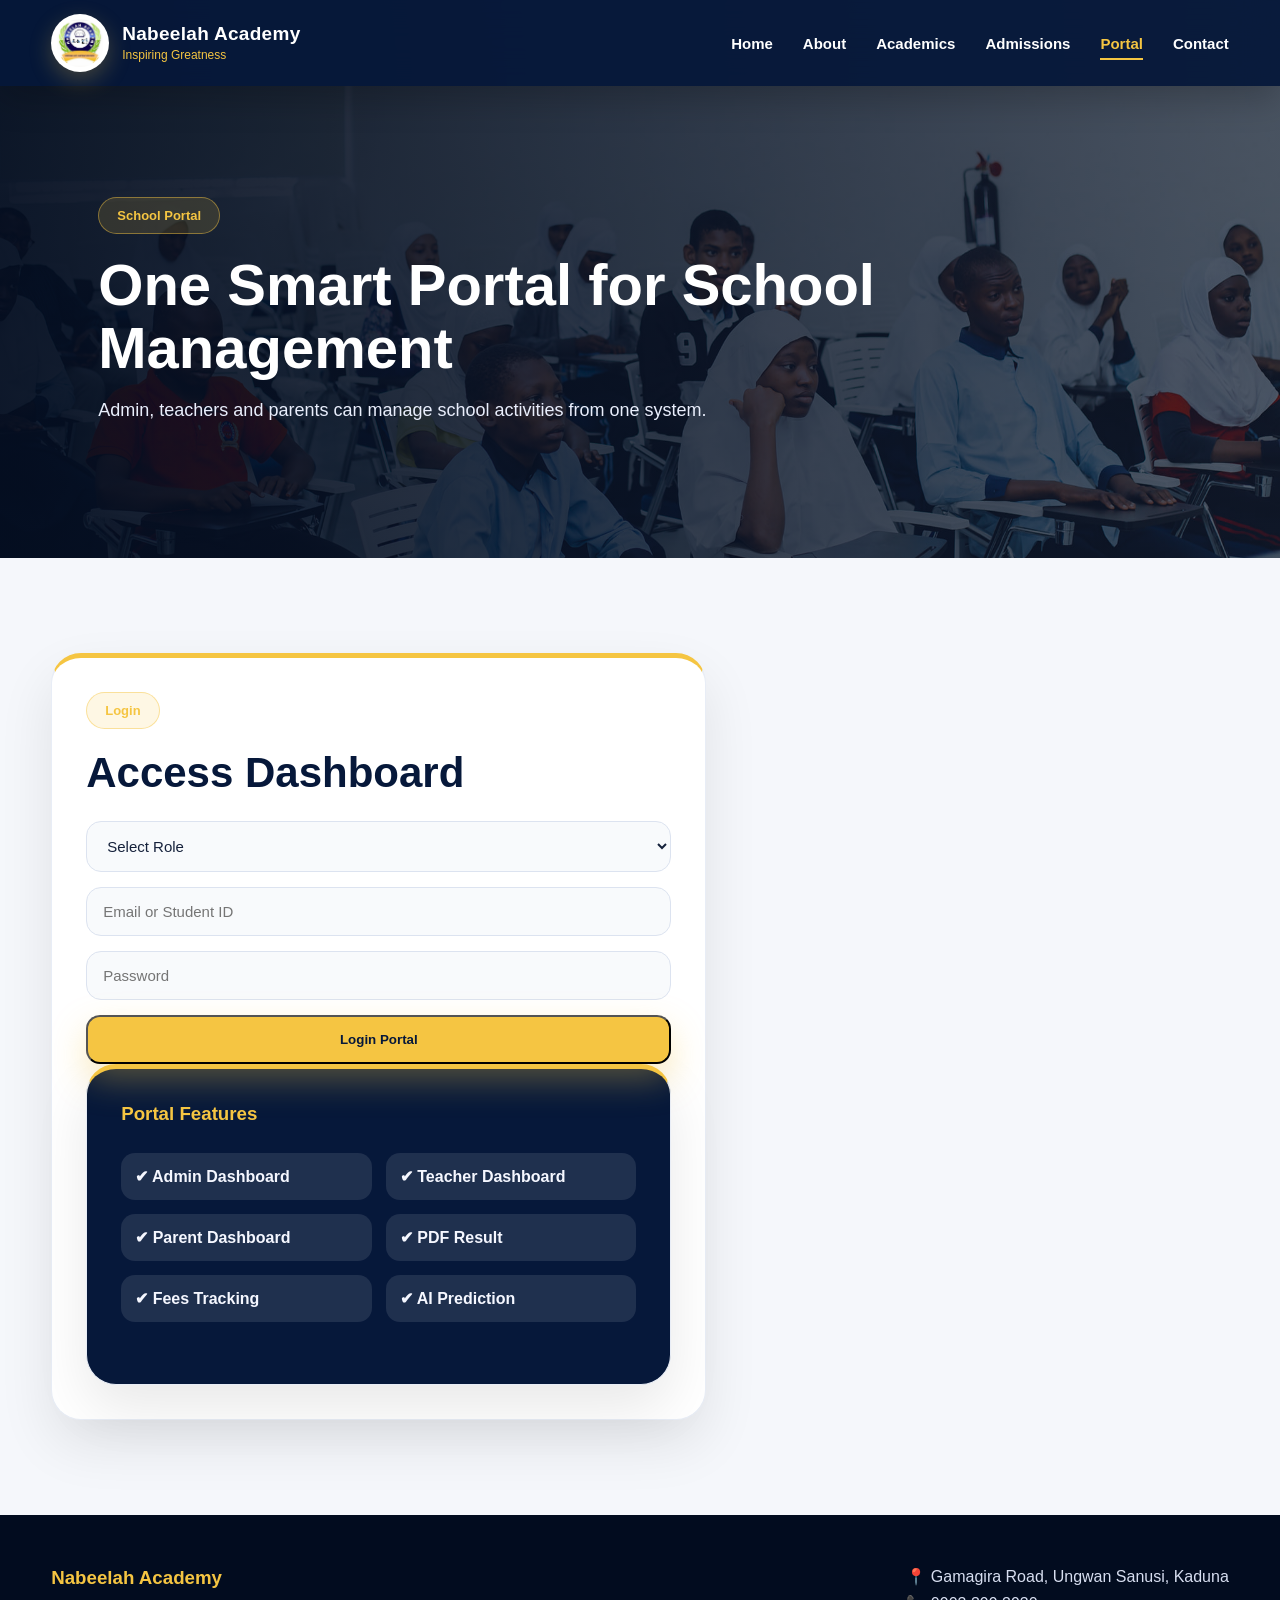
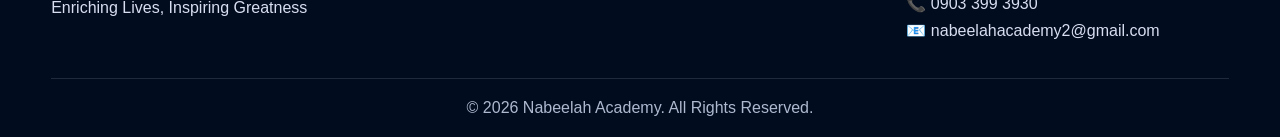
<file: portal.html>
<!DOCTYPE html>
<html lang="en">
<head>
  <meta charset="UTF-8" />
  <meta name="viewport" content="width=device-width, initial-scale=1.0" />
  <title>Portal | Nabeelah Academy</title>
  <link rel="stylesheet" href="style.css" />
</head>
<body>

<header class="site-header">
  <div class="nav-container">
    <a href="index.html" class="brand">
      <img src="logo.png" alt="Nabeelah Academy Logo">
      <div>
        <h3>Nabeelah Academy</h3>
        <span>Inspiring Greatness</span>
      </div>
    </a>

    <button class="menu-btn" id="menuBtn">☰</button>

    <nav class="nav-links" id="navLinks">
      <a href="index.html">Home</a>
      <a href="about.html">About</a>
      <a href="academics.html">Academics</a>
      <a href="admission.html">Admissions</a>
      <a href="portal.html" class="active">Portal</a>
      <a href="contact.html">Contact</a>
    </nav>
  </div>
</header>

<section class="inner-hero">
  <div>
    <span class="badge">School Portal</span>
    <h1>One Smart Portal for School Management</h1>
    <p>Admin, teachers and parents can manage school activities from one system.</p>
  </div>
</section>

<section class="section portal-login-wrap">
  <div class="login-card">
    <span class="section-tag">Login</span>
    <h2>Access Dashboard</h2>

    <form class="premium-form" id="portalLoginForm">
  <select id="role" required>
    <option value="">Select Role</option>
    <option value="admin">Admin</option>
    <option value="teacher">Teacher</option>
    <option value="parent">Parent</option>
  </select>

  <input type="text" placeholder="Email or Student ID" required>
  <input type="password" placeholder="Password" required>

  <button type="submit" class="btn primary">Login Portal</button>
</form>

  <div class="portal-demo-card">
    <h3>Portal Features</h3>
    <div class="portal-list dark">
      <span>✔ Admin Dashboard</span>
      <span>✔ Teacher Dashboard</span>
      <span>✔ Parent Dashboard</span>
      <span>✔ PDF Result</span>
      <span>✔ Fees Tracking</span>
      <span>✔ AI Prediction</span>
    </div>
  </div>
</section>

<footer>
  <div class="footer-container">
    <div>
      <h3>Nabeelah Academy</h3>
      <p>Enriching Lives, Inspiring Greatness</p>
    </div>
    <div>
      <p>📍 Gamagira Road, Ungwan Sanusi, Kaduna</p>
      <p>📞 0903 399 3930</p>
      <p>📧 nabeelahacademy2@gmail.com</p>
    </div>
  </div>
  <div class="copy">© 2026 Nabeelah Academy. All Rights Reserved.</div>
</footer>

<script>
const menuBtn = document.getElementById("menuBtn");
const navLinks = document.getElementById("navLinks");
const portalLoginForm = document.getElementById("portalLoginForm");
const role = document.getElementById("role");

menuBtn.addEventListener("click", () => {
  navLinks.classList.toggle("show");
});

portalLoginForm.addEventListener("submit", function(e) {
  e.preventDefault();

  if (role.value === "parent") {
    window.location.href = "student-dashboard.html";

  } else if (role.value === "teacher") {
    window.location.href = "teacher-dashboard.html";

  } else if (role.value === "admin") {
    window.location.href = "admin-dashboard.html";

  } else {
    alert("Please select a role.");
  }
});
</script>
</body>
</html>
</file>
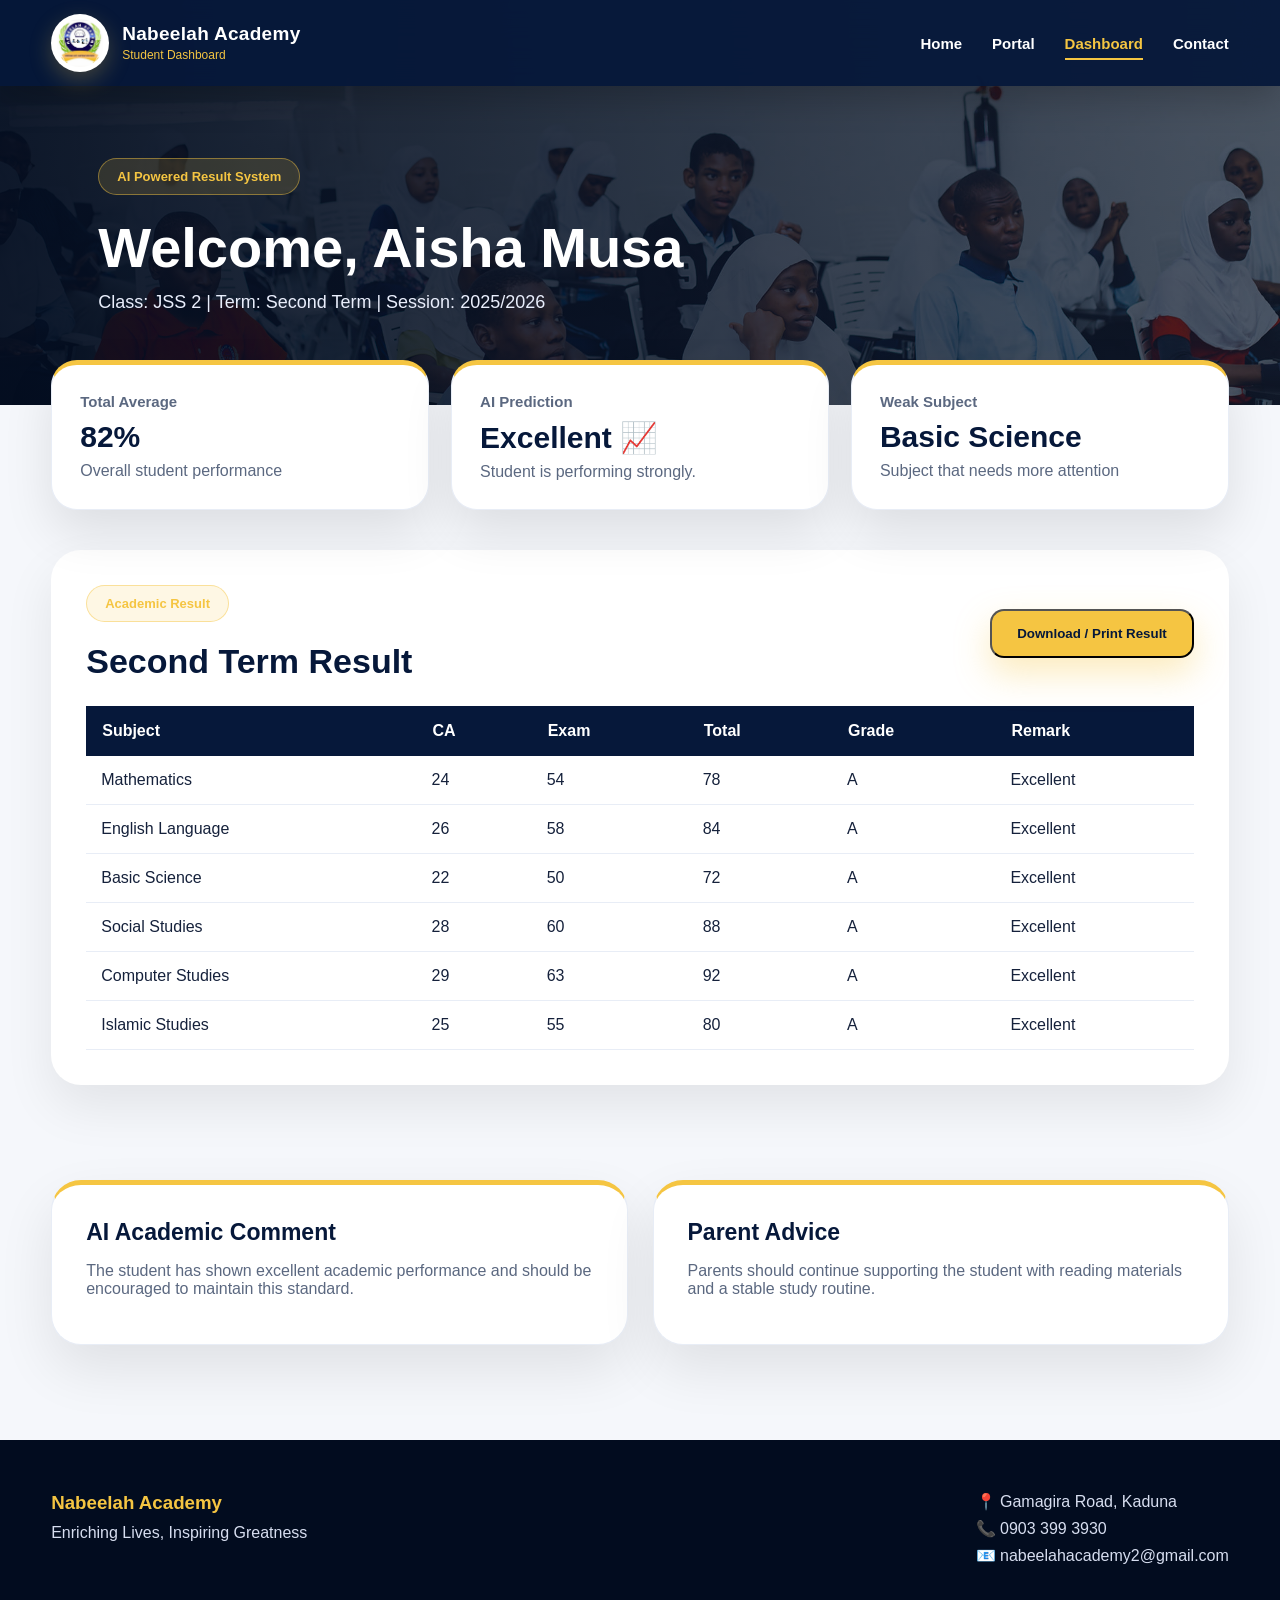
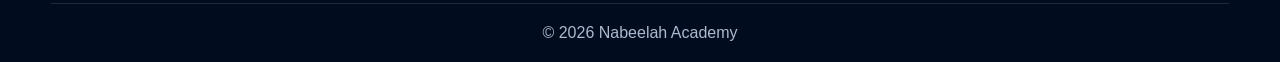
<file: student-dashboard.html>
<!DOCTYPE html>
<html lang="en">
<head>
  <meta charset="UTF-8" />
  <meta name="viewport" content="width=device-width, initial-scale=1.0" />
  <title>Student Dashboard | Nabeelah Academy</title>
  <link rel="stylesheet" href="style.css" />
</head>
<body>

<header class="site-header">
  <div class="nav-container">
    <a href="index.html" class="brand">
      <img src="logo.png" alt="Nabeelah Academy Logo">
      <div>
        <h3>Nabeelah Academy</h3>
        <span>Student Dashboard</span>
      </div>
    </a>

    <button class="menu-btn" id="menuBtn">☰</button>

    <nav class="nav-links" id="navLinks">
      <a href="index.html">Home</a>
      <a href="portal.html">Portal</a>
      <a href="student-dashboard.html" class="active">Dashboard</a>
      <a href="contact.html">Contact</a>
    </nav>
  </div>
</header>

<main class="dashboard-page">

  <section class="dash-hero">
    <div>
      <span class="badge">AI Powered Result System</span>
      <h1>Welcome, Aisha Musa</h1>
      <p>Class: JSS 2 | Term: Second Term | Session: 2025/2026</p>
    </div>
  </section>

  <section class="dashboard-grid">

    <div class="dash-card">
      <h3>Total Average</h3>
      <h2 id="averageScore">0%</h2>
      <p>Overall student performance</p>
    </div>

    <div class="dash-card">
      <h3>AI Prediction</h3>
      <h2 id="aiPrediction">Checking...</h2>
      <p id="predictionText">Analyzing result trend</p>
    </div>

    <div class="dash-card">
      <h3>Weak Subject</h3>
      <h2 id="weakSubject">Checking...</h2>
      <p>Subject that needs more attention</p>
    </div>

  </section>

  <section class="section result-section">
    <div class="result-header">
      <div>
        <span class="section-tag">Academic Result</span>
        <h2>Second Term Result</h2>
      </div>

      <button class="btn primary" onclick="window.print()">Download / Print Result</button>
    </div>

    <div class="table-wrap">
      <table>
        <thead>
          <tr>
            <th>Subject</th>
            <th>CA</th>
            <th>Exam</th>
            <th>Total</th>
            <th>Grade</th>
            <th>Remark</th>
          </tr>
        </thead>
        <tbody id="resultTable"></tbody>
      </table>
    </div>
  </section>

  <section class="section ai-report">
    <div class="premium-box">
      <h3>AI Academic Comment</h3>
      <p id="teacherComment"></p>
    </div>

    <div class="premium-box">
      <h3>Parent Advice</h3>
      <p id="parentAdvice"></p>
    </div>
  </section>

</main>

<footer>
  <div class="footer-container">
    <div>
      <h3>Nabeelah Academy</h3>
      <p>Enriching Lives, Inspiring Greatness</p>
    </div>

    <div>
      <p>📍 Gamagira Road, Kaduna</p>
      <p>📞 0903 399 3930</p>
      <p>📧 nabeelahacademy2@gmail.com</p>
    </div>
  </div>

  <div class="copy">© 2026 Nabeelah Academy</div>
</footer>

<script>
const menuBtn = document.getElementById("menuBtn");
const navLinks = document.getElementById("navLinks");

menuBtn.onclick = () => {
  navLinks.classList.toggle("show");
};

const results = [
  { subject: "Mathematics", ca: 24, exam: 54 },
  { subject: "English Language", ca: 26, exam: 58 },
  { subject: "Basic Science", ca: 22, exam: 50 },
  { subject: "Social Studies", ca: 28, exam: 60 },
  { subject: "Computer Studies", ca: 29, exam: 63 },
  { subject: "Islamic Studies", ca: 25, exam: 55 }
];

function getGrade(score) {
  if (score >= 70) return "A";
  if (score >= 60) return "B";
  if (score >= 50) return "C";
  if (score >= 45) return "D";
  if (score >= 40) return "E";
  return "F";
}

function getRemark(score) {
  if (score >= 70) return "Excellent";
  if (score >= 60) return "Very Good";
  if (score >= 50) return "Good";
  if (score >= 45) return "Fair";
  if (score >= 40) return "Pass";
  return "Needs Attention";
}

const table = document.getElementById("resultTable");

let totalScore = 0;
let weakest = results[0];

results.forEach(item => {
  const total = item.ca + item.exam;
  totalScore += total;

  if (total < (weakest.ca + weakest.exam)) {
    weakest = item;
  }

  table.innerHTML += `
    <tr>
      <td>${item.subject}</td>
      <td>${item.ca}</td>
      <td>${item.exam}</td>
      <td>${total}</td>
      <td>${getGrade(total)}</td>
      <td>${getRemark(total)}</td>
    </tr>
  `;
});

const average = Math.round(totalScore / results.length);
document.getElementById("averageScore").textContent = average + "%";

const weakTotal = weakest.ca + weakest.exam;
document.getElementById("weakSubject").textContent = weakest.subject;

let prediction = "";
let predictionText = "";
let teacherComment = "";
let parentAdvice = "";

if (average >= 70) {
  prediction = "Excellent 📈";
  predictionText = "Student is performing strongly.";
  teacherComment = "The student has shown excellent academic performance and should be encouraged to maintain this standard.";
  parentAdvice = "Parents should continue supporting the student with reading materials and a stable study routine.";
} else if (average >= 60) {
  prediction = "Improving ✅";
  predictionText = "Student is doing well with room for growth.";
  teacherComment = "The student is performing well and showing good academic promise, but can still improve in weaker areas.";
  parentAdvice = "Parents should encourage regular revision, especially in " + weakest.subject + ".";
} else if (average >= 50) {
  prediction = "Average ⚠️";
  predictionText = "Student needs more consistency.";
  teacherComment = "The student has average performance and should put more effort into classwork, assignments and revision.";
  parentAdvice = "Parents should monitor study time closely and give extra support in " + weakest.subject + ".";
} else {
  prediction = "At Risk 🚨";
  predictionText = "Student needs urgent academic attention.";
  teacherComment = "The student needs serious academic support and close monitoring from both teachers and parents.";
  parentAdvice = "Parents should meet the school for academic guidance and arrange extra lessons in " + weakest.subject + ".";
}

document.getElementById("aiPrediction").textContent = prediction;
document.getElementById("predictionText").textContent = predictionText;
document.getElementById("teacherComment").textContent = teacherComment;
document.getElementById("parentAdvice").textContent = parentAdvice;
</script>

</body>
</html>
</file>
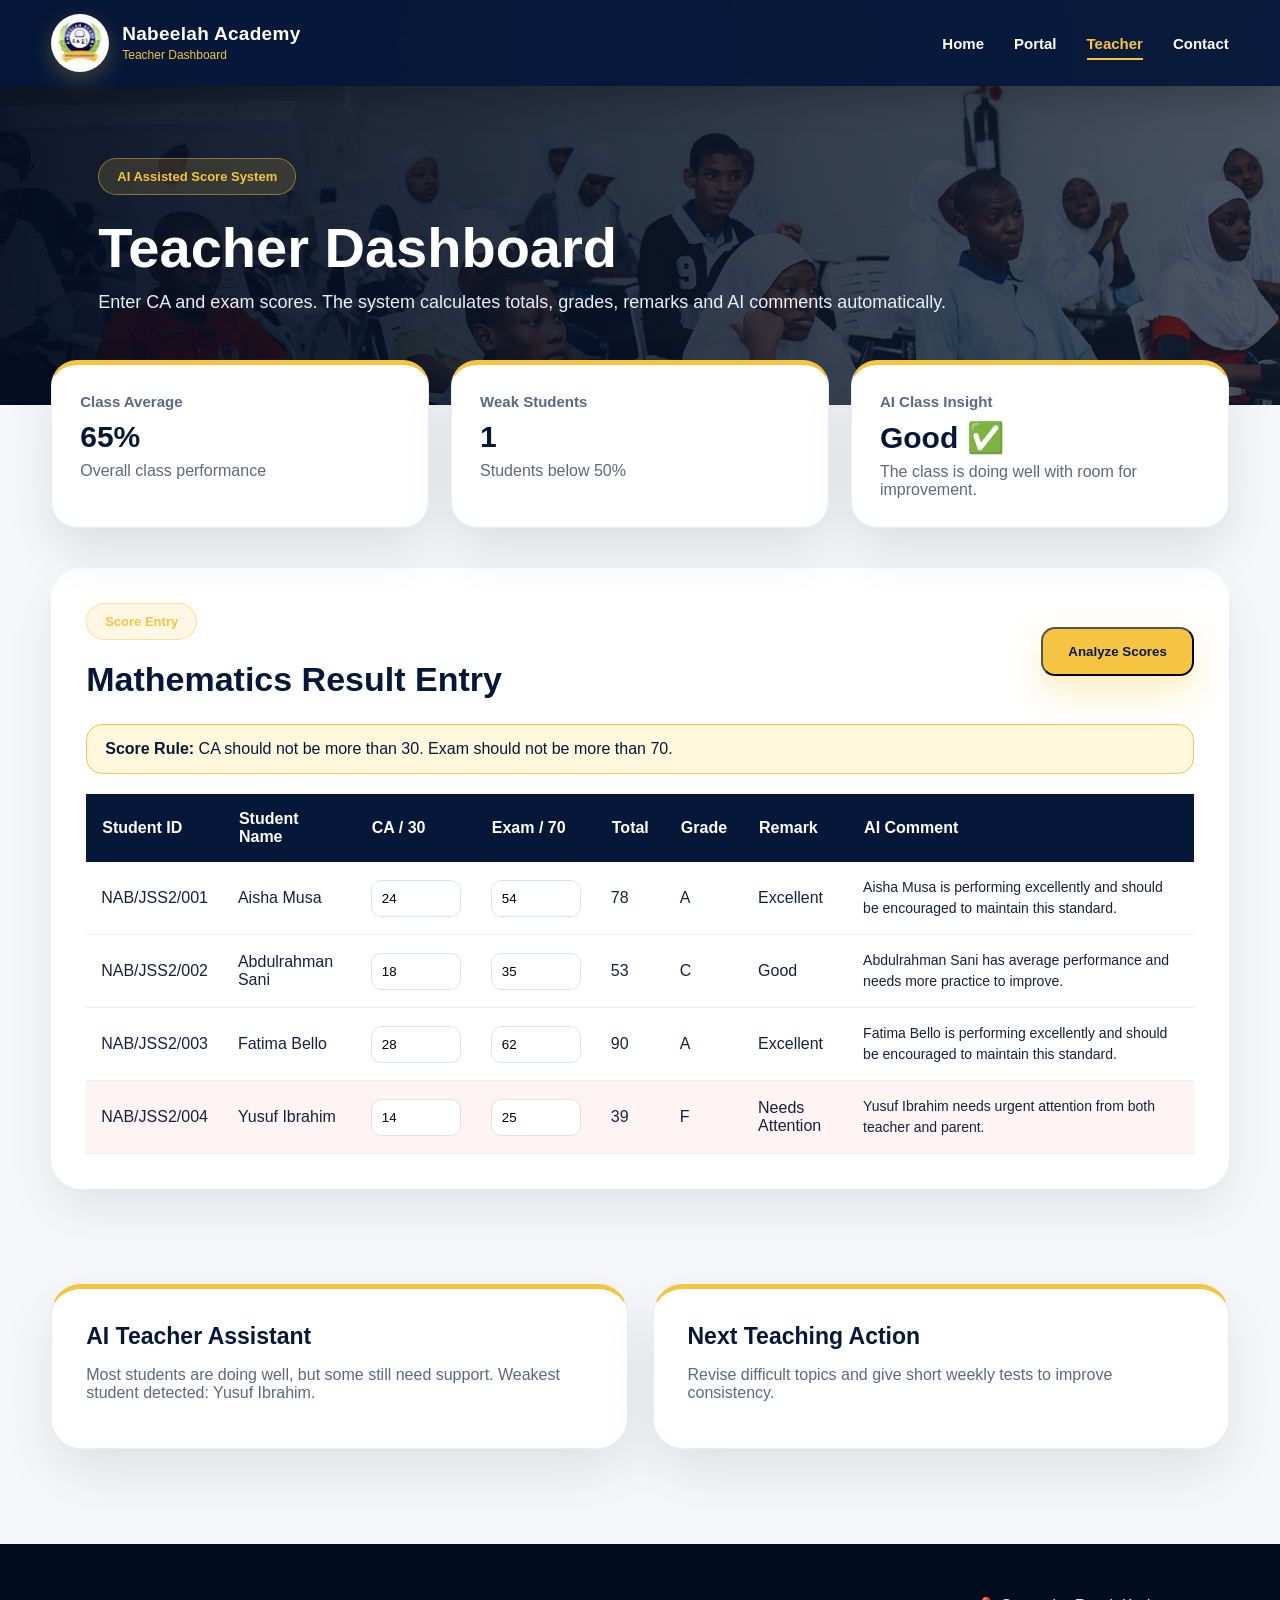
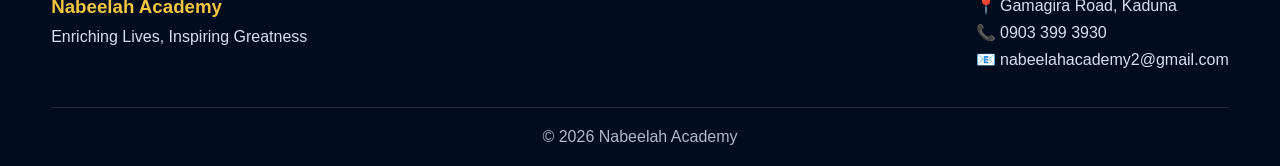
<file: teacher-dashboard.html>
<!DOCTYPE html>
<html lang="en">
<head>
  <meta charset="UTF-8" />
  <meta name="viewport" content="width=device-width, initial-scale=1.0" />
  <title>Teacher Dashboard | Nabeelah Academy</title>
  <link rel="stylesheet" href="style.css" />
</head>
<body>

<header class="site-header">
  <div class="nav-container">
    <a href="index.html" class="brand">
      <img src="logo.png" alt="Nabeelah Academy Logo">
      <div>
        <h3>Nabeelah Academy</h3>
        <span>Teacher Dashboard</span>
      </div>
    </a>

    <button class="menu-btn" id="menuBtn">☰</button>

    <nav class="nav-links" id="navLinks">
      <a href="index.html">Home</a>
      <a href="portal.html">Portal</a>
      <a href="teacher-dashboard.html" class="active">Teacher</a>
      <a href="contact.html">Contact</a>
    </nav>
  </div>
</header>

<main class="dashboard-page">

  <section class="dash-hero">
    <div>
      <span class="badge">AI Assisted Score System</span>
      <h1>Teacher Dashboard</h1>
      <p>Enter CA and exam scores. The system calculates totals, grades, remarks and AI comments automatically.</p>
    </div>
  </section>

  <section class="dashboard-grid">
    <div class="dash-card">
      <h3>Class Average</h3>
      <h2 id="classAverage">0%</h2>
      <p>Overall class performance</p>
    </div>

    <div class="dash-card">
      <h3>Weak Students</h3>
      <h2 id="weakCount">0</h2>
      <p>Students below 50%</p>
    </div>

    <div class="dash-card">
      <h3>AI Class Insight</h3>
      <h2 id="classInsight">Checking...</h2>
      <p id="classAdvice">Enter scores to generate insight</p>
    </div>
  </section>

  <section class="section result-section">
    <div class="result-header">
      <div>
        <span class="section-tag">Score Entry</span>
        <h2>Mathematics Result Entry</h2>
      </div>
      <button class="btn primary" onclick="calculateResults()">Analyze Scores</button>
    </div>

    <div class="score-note">
      <strong>Score Rule:</strong> CA should not be more than 30. Exam should not be more than 70.
    </div>

    <div class="table-wrap">
      <table>
        <thead>
          <tr>
            <th>Student ID</th>
            <th>Student Name</th>
            <th>CA / 30</th>
            <th>Exam / 70</th>
            <th>Total</th>
            <th>Grade</th>
            <th>Remark</th>
            <th>AI Comment</th>
          </tr>
        </thead>
        <tbody id="teacherScoreTable">
          <tr>
            <td>NAB/JSS2/001</td>
            <td>Aisha Musa</td>
            <td><input type="number" class="ca-score" value="24" min="0" max="30"></td>
            <td><input type="number" class="exam-score" value="54" min="0" max="70"></td>
            <td class="total-score">-</td>
            <td class="grade">-</td>
            <td class="remark">-</td>
            <td class="ai-comment">-</td>
          </tr>

          <tr>
            <td>NAB/JSS2/002</td>
            <td>Abdulrahman Sani</td>
            <td><input type="number" class="ca-score" value="18" min="0" max="30"></td>
            <td><input type="number" class="exam-score" value="35" min="0" max="70"></td>
            <td class="total-score">-</td>
            <td class="grade">-</td>
            <td class="remark">-</td>
            <td class="ai-comment">-</td>
          </tr>

          <tr>
            <td>NAB/JSS2/003</td>
            <td>Fatima Bello</td>
            <td><input type="number" class="ca-score" value="28" min="0" max="30"></td>
            <td><input type="number" class="exam-score" value="62" min="0" max="70"></td>
            <td class="total-score">-</td>
            <td class="grade">-</td>
            <td class="remark">-</td>
            <td class="ai-comment">-</td>
          </tr>

          <tr>
            <td>NAB/JSS2/004</td>
            <td>Yusuf Ibrahim</td>
            <td><input type="number" class="ca-score" value="14" min="0" max="30"></td>
            <td><input type="number" class="exam-score" value="25" min="0" max="70"></td>
            <td class="total-score">-</td>
            <td class="grade">-</td>
            <td class="remark">-</td>
            <td class="ai-comment">-</td>
          </tr>
        </tbody>
      </table>
    </div>
  </section>

  <section class="section ai-report">
    <div class="premium-box">
      <h3>AI Teacher Assistant</h3>
      <p id="teacherAssistantText">
        Click “Analyze Scores” to allow the system check scores, detect weak students and generate teacher comments.
      </p>
    </div>

    <div class="premium-box">
      <h3>Next Teaching Action</h3>
      <p id="teachingAction">
        The system will suggest what the teacher should focus on after analyzing class performance.
      </p>
    </div>
  </section>

</main>

<footer>
  <div class="footer-container">
    <div>
      <h3>Nabeelah Academy</h3>
      <p>Enriching Lives, Inspiring Greatness</p>
    </div>

    <div>
      <p>📍 Gamagira Road, Kaduna</p>
      <p>📞 0903 399 3930</p>
      <p>📧 nabeelahacademy2@gmail.com</p>
    </div>
  </div>

  <div class="copy">© 2026 Nabeelah Academy</div>
</footer>

<script>
const menuBtn = document.getElementById("menuBtn");
const navLinks = document.getElementById("navLinks");

menuBtn.onclick = () => {
  navLinks.classList.toggle("show");
};

function getGrade(score) {
  if (score >= 70) return "A";
  if (score >= 60) return "B";
  if (score >= 50) return "C";
  if (score >= 45) return "D";
  if (score >= 40) return "E";
  return "F";
}

function getRemark(score) {
  if (score >= 70) return "Excellent";
  if (score >= 60) return "Very Good";
  if (score >= 50) return "Good";
  if (score >= 45) return "Fair";
  if (score >= 40) return "Pass";
  return "Needs Attention";
}

function getAIComment(name, score) {
  if (score >= 70) {
    return name + " is performing excellently and should be encouraged to maintain this standard.";
  } else if (score >= 60) {
    return name + " is doing well but can still improve with regular revision.";
  } else if (score >= 50) {
    return name + " has average performance and needs more practice to improve.";
  } else if (score >= 40) {
    return name + " is below expected level and requires extra academic support.";
  } else {
    return name + " needs urgent attention from both teacher and parent.";
  }
}

function calculateResults() {
  const rows = document.querySelectorAll("#teacherScoreTable tr");
  let totalClassScore = 0;
  let weakStudents = 0;
  let invalidScore = false;
  let weakestStudent = "";
  let lowestScore = 101;

  rows.forEach(row => {
    const name = row.children[1].textContent;
    const caInput = row.querySelector(".ca-score");
    const examInput = row.querySelector(".exam-score");

    let ca = Number(caInput.value);
    let exam = Number(examInput.value);

    row.classList.remove("weak-row", "invalid-row");

    if (ca < 0 || ca > 30 || exam < 0 || exam > 70) {
      invalidScore = true;
      row.classList.add("invalid-row");
      row.querySelector(".total-score").textContent = "Invalid";
      row.querySelector(".grade").textContent = "-";
      row.querySelector(".remark").textContent = "Check score";
      row.querySelector(".ai-comment").textContent = "CA must be 0-30 and Exam must be 0-70.";
      return;
    }

    const total = ca + exam;
    totalClassScore += total;

    if (total < 50) {
      weakStudents++;
      row.classList.add("weak-row");
    }

    if (total < lowestScore) {
      lowestScore = total;
      weakestStudent = name;
    }

    row.querySelector(".total-score").textContent = total;
    row.querySelector(".grade").textContent = getGrade(total);
    row.querySelector(".remark").textContent = getRemark(total);
    row.querySelector(".ai-comment").textContent = getAIComment(name, total);
  });

  if (invalidScore) {
    document.getElementById("classInsight").textContent = "Score Error ⚠️";
    document.getElementById("classAdvice").textContent = "Some scores are above the allowed limit.";
    document.getElementById("teacherAssistantText").textContent =
      "The system detected invalid scores. Please correct highlighted rows before saving.";
    document.getElementById("teachingAction").textContent =
      "Check CA and Exam entries carefully. CA maximum is 30 and Exam maximum is 70.";
    return;
  }

  const classAverage = Math.round(totalClassScore / rows.length);

  document.getElementById("classAverage").textContent = classAverage + "%";
  document.getElementById("weakCount").textContent = weakStudents;

  if (classAverage >= 70) {
    document.getElementById("classInsight").textContent = "Excellent 📈";
    document.getElementById("classAdvice").textContent = "The class is performing very well.";
    document.getElementById("teacherAssistantText").textContent =
      "The class performance is strong. Continue with advanced practice and maintain revision.";
    document.getElementById("teachingAction").textContent =
      "Give more challenging exercises and encourage students to maintain the standard.";
  } else if (classAverage >= 60) {
    document.getElementById("classInsight").textContent = "Good ✅";
    document.getElementById("classAdvice").textContent = "The class is doing well with room for improvement.";
    document.getElementById("teacherAssistantText").textContent =
      "Most students are doing well, but some still need support. Weakest student detected: " + weakestStudent + ".";
    document.getElementById("teachingAction").textContent =
      "Revise difficult topics and give short weekly tests to improve consistency.";
  } else if (classAverage >= 50) {
    document.getElementById("classInsight").textContent = "Average ⚠️";
    document.getElementById("classAdvice").textContent = "The class needs more practice.";
    document.getElementById("teacherAssistantText").textContent =
      "Class performance is average. " + weakStudents + " student(s) scored below 50%.";
    document.getElementById("teachingAction").textContent =
      "Organize revision classes and focus on topics students commonly failed.";
  } else {
    document.getElementById("classInsight").textContent = "At Risk 🚨";
    document.getElementById("classAdvice").textContent = "The class needs urgent academic attention.";
    document.getElementById("teacherAssistantText").textContent =
      "The class performance is weak. Immediate teacher intervention is recommended.";
    document.getElementById("teachingAction").textContent =
      "Repeat key topics, give assignments, and invite parents of weak students for support.";
  }
}

calculateResults();
</script>

</body>
</html>
</file>
<file: style.css>
* {
  margin: 0;
  padding: 0;
  box-sizing: border-box;
}

:root {
  --navy: #06183a;
  --dark: #020c1f;
  --gold: #f5c542;
  --text: #15213b;
  --muted: #5b6880;
  --light: #f5f7fb;
  --white: #ffffff;
}

body {
  font-family: "Segoe UI", Arial, sans-serif;
  background: var(--light);
  color: var(--text);
}

a {
  text-decoration: none;
}

.site-header {
  position: fixed;
  top: 0;
  width: 100%;
  z-index: 1000;
  background: rgba(6, 24, 58, 0.94);
  backdrop-filter: blur(18px);
  box-shadow: 0 12px 35px rgba(0,0,0,0.22);
}

.nav-container {
  width: 92%;
  max-width: 1250px;
  height: 86px;
  margin: auto;
  display: flex;
  align-items: center;
  justify-content: space-between;
}

.brand {
  display: flex;
  align-items: center;
  gap: 13px;
  color: white;
}

.brand img {
  width: 58px;
  height: 58px;
  object-fit: contain;
  background: white;
  border-radius: 50%;
  padding: 5px;
  box-shadow: 0 8px 22px rgba(245,197,66,0.25);
}

.brand h3 {
  font-size: 19px;
  letter-spacing: 0.3px;
}

.brand span {
  color: var(--gold);
  font-size: 12px;
}

.nav-links {
  display: flex;
  align-items: center;
  gap: 30px;
}

.nav-links a {
  color: white;
  font-size: 15px;
  font-weight: 700;
  position: relative;
}

.nav-links a::after {
  content: "";
  position: absolute;
  left: 0;
  bottom: -8px;
  width: 0;
  height: 2px;
  background: var(--gold);
  transition: 0.3s;
}

.nav-links a:hover::after,
.nav-links a.active::after {
  width: 100%;
}

.nav-links a:hover,
.nav-links a.active {
  color: var(--gold);
}

.menu-btn {
  display: none;
  background: var(--gold);
  color: var(--navy);
  border: none;
  font-size: 26px;
  padding: 8px 13px;
  border-radius: 12px;
  cursor: pointer;
}

/* HERO */
.hero {
  min-height: 100vh;
  background: url("hero.jpg") center/cover no-repeat;
  position: relative;
  display: flex;
  align-items: center;
  padding-top: 86px;
}

.hero-overlay {
  position: absolute;
  inset: 0;
  background:
    radial-gradient(circle at right, rgba(245,197,66,0.15), transparent 28%),
    linear-gradient(90deg, rgba(2,12,31,0.95), rgba(2,12,31,0.72), rgba(2,12,31,0.35));
}

.hero-content {
  position: relative;
  z-index: 2;
  width: 92%;
  max-width: 1250px;
  margin: auto;
  color: white;
}

.badge,
.section-tag {
  display: inline-block;
  background: rgba(245,197,66,0.14);
  color: var(--gold);
  border: 1px solid rgba(245,197,66,0.45);
  padding: 10px 18px;
  border-radius: 40px;
  font-size: 13px;
  font-weight: 800;
  margin-bottom: 20px;
}

.hero h1 {
  font-size: clamp(46px, 7vw, 82px);
  line-height: 0.95;
  margin-bottom: 18px;
  max-width: 850px;
}

.motto {
  color: var(--gold);
  font-size: 23px;
  font-weight: 800;
  margin-bottom: 8px;
}

.hero-buttons {
  display: flex;
  gap: 16px;
  flex-wrap: wrap;
  margin-top: 32px;
}

.btn {
  display: inline-block;
  padding: 15px 25px;
  border-radius: 14px;
  font-weight: 800;
  transition: 0.3s;
}

.primary {
  background: var(--gold);
  color: var(--navy);
  box-shadow: 0 15px 35px rgba(245,197,66,0.35);
}

.primary:hover {
  transform: translateY(-4px);
}

.outline {
  color: white;
  border: 2px solid rgba(255,255,255,0.9);
}

.outline:hover {
  background: white;
  color: var(--navy);
}

.hero-stats {
  display: flex;
  gap: 18px;
  flex-wrap: wrap;
  margin-top: 45px;
}

.hero-stats div {
  width: 160px;
  padding: 20px;
  border-radius: 22px;
  background: rgba(255,255,255,0.12);
  border: 1px solid rgba(255,255,255,0.22);
  backdrop-filter: blur(12px);
}

.hero-stats h3 {
  font-size: 32px;
  color: var(--gold);
}

.hero-stats p {
  color: #e7eefc;
  font-weight: 600;
}

/* SECTIONS */
.section {
  width: 92%;
  max-width: 1250px;
  margin: auto;
  padding: 95px 0;
}

.intro {
  display: grid;
  grid-template-columns: 1.25fr 0.75fr;
  gap: 40px;
  align-items: center;
}

.intro h2,
.portal-content h2,
.admission h2,
.section-title {
  font-size: clamp(30px, 4vw, 44px);
  line-height: 1.18;
  margin-bottom: 18px;
  color: var(--navy);
}

.intro p,
.admission p,
.portal-content p {
  color: var(--muted);
  line-height: 1.8;
  font-size: 16px;
}

.premium-box {
  background: white;
  padding: 34px;
  border-radius: 30px;
  box-shadow: 0 24px 55px rgba(0,0,0,0.09);
  border: 1px solid #e8edf6;
  border-top: 5px solid var(--gold);
}

.premium-box h3 {
  color: var(--navy);
  margin-bottom: 16px;
  font-size: 23px;
}

.premium-box p {
  margin-bottom: 12px;
  color: var(--muted);
}

.center {
  display: block;
  width: fit-content;
  margin: 0 auto 15px;
}

.section-title {
  text-align: center;
  max-width: 780px;
  margin-left: auto;
  margin-right: auto;
}

.cards {
  margin-top: 45px;
  display: grid;
  grid-template-columns: repeat(4, 1fr);
  gap: 24px;
}

.card {
  background: white;
  padding: 32px 25px;
  border-radius: 28px;
  box-shadow: 0 20px 45px rgba(0,0,0,0.07);
  border: 1px solid #e8edf6;
  transition: 0.3s;
}

.card:hover {
  transform: translateY(-9px);
  border-color: var(--gold);
  box-shadow: 0 28px 65px rgba(0,0,0,0.11);
}

.icon {
  width: 58px;
  height: 58px;
  border-radius: 20px;
  background: var(--navy);
  color: white;
  display: grid;
  place-items: center;
  font-size: 27px;
  margin-bottom: 18px;
}

.card h3 {
  color: var(--navy);
  margin-bottom: 12px;
}

.card p {
  color: var(--muted);
  line-height: 1.7;
}

/* PORTAL */
.portal-section {
  background:
    radial-gradient(circle at top right, rgba(245,197,66,0.18), transparent 30%),
    var(--navy);
  color: white;
  padding: 95px 4%;
  display: grid;
  grid-template-columns: 1fr 1fr;
  gap: 45px;
  align-items: center;
}

.portal-content p {
  color: #dce6ff;
}

.portal-content h2 {
  color: white;
}

.portal-list {
  display: grid;
  grid-template-columns: 1fr 1fr;
  gap: 14px;
  margin: 28px 0;
}

.portal-list span {
  background: rgba(255,255,255,0.1);
  padding: 14px;
  border-radius: 14px;
  color: #f5f7ff;
  font-weight: 600;
}

.dashboard-preview {
  background: white;
  color: var(--navy);
  border-radius: 32px;
  padding: 32px;
  box-shadow: 0 35px 80px rgba(0,0,0,0.38);
}

.dash-top {
  display: flex;
  gap: 8px;
  margin-bottom: 25px;
}

.dash-top span {
  width: 13px;
  height: 13px;
  background: var(--gold);
  border-radius: 50%;
}

.progress-box {
  margin-top: 22px;
}

.progress-box p {
  font-weight: 800;
  margin-bottom: 8px;
}

.progress-box div {
  height: 13px;
  background: #e7edf7;
  border-radius: 20px;
  overflow: hidden;
}

.progress-box span {
  height: 100%;
  display: block;
  background: var(--navy);
  border-radius: 20px;
}

.ai-box {
  margin-top: 25px;
  background: #fff8dc;
  border: 1px solid var(--gold);
  padding: 18px;
  border-radius: 18px;
  font-weight: 800;
}

/* CTA */
.admission {
  background: white;
  padding: 48px;
  border-radius: 34px;
  display: flex;
  justify-content: space-between;
  align-items: center;
  gap: 25px;
  box-shadow: 0 24px 55px rgba(0,0,0,0.09);
  border: 1px solid #e8edf6;
  margin-top: 90px;
  margin-bottom: 90px;
}

.admission div {
  max-width: 720px;
}

/* INNER PAGES */
.inner-hero {
  min-height: 62vh;
  background:
    linear-gradient(90deg, rgba(2,12,31,0.94), rgba(2,12,31,0.65)),
    url("hero.jpg") center/cover no-repeat;
  padding: 135px 4% 70px;
  display: flex;
  align-items: center;
  color: white;
}

.inner-hero > div {
  width: 92%;
  max-width: 1250px;
  margin: auto;
}

.inner-hero h1 {
  max-width: 880px;
  font-size: clamp(36px, 5vw, 58px);
  line-height: 1.08;
  margin-bottom: 16px;
}

.inner-hero p {
  max-width: 650px;
  color: #e9eefc;
  line-height: 1.7;
  font-size: 18px;
}

.inner-grid,
.portal-login-wrap,
.contact-grid {
  display: grid;
  grid-template-columns: 1.15fr 0.85fr;
  gap: 38px;
  align-items: center;
}

.inner-grid h2,
.portal-login-wrap h2 {
  font-size: clamp(30px, 4vw, 42px);
  margin-bottom: 15px;
  color: var(--navy);
}

.inner-grid p {
  color: var(--muted);
  line-height: 1.8;
}

.premium-form {
  display: flex;
  flex-direction: column;
  gap: 15px;
  margin-top: 24px;
}

.premium-form input,
.premium-form select,
.premium-form textarea {
  width: 100%;
  padding: 15px 16px;
  border-radius: 15px;
  border: 1px solid #dce3f0;
  background: #f8fafc;
  color: var(--text);
  outline: none;
  font-size: 15px;
}

.premium-form input:focus,
.premium-form select:focus,
.premium-form textarea:focus {
  border-color: var(--gold);
  background: white;
}

.premium-form textarea {
  min-height: 120px;
}

.login-card,
.portal-demo-card,
.contact-form {
  background: white;
  padding: 34px;
  border-radius: 30px;
  box-shadow: 0 24px 55px rgba(0,0,0,0.09);
  border: 1px solid #e8edf6;
  border-top: 5px solid var(--gold);
}

.portal-demo-card {
  background: var(--navy);
  color: white;
}

.portal-demo-card h3 {
  color: var(--gold);
  margin-bottom: 18px;
}

.portal-list.dark span {
  background: rgba(255,255,255,0.1);
}

/* FOOTER */
footer {
  background: var(--dark);
  color: white;
  padding: 52px 4% 20px;
}

.footer-container {
  max-width: 1250px;
  margin: auto;
  display: flex;
  justify-content: space-between;
  gap: 30px;
}

.footer-container h3 {
  color: var(--gold);
  margin-bottom: 10px;
}

.footer-container p {
  color: #d7def0;
  margin-bottom: 8px;
}

.copy {
  text-align: center;
  border-top: 1px solid rgba(255,255,255,0.12);
  margin-top: 30px;
  padding-top: 20px;
  color: #aeb8cf;
}

/* MOBILE */
@media (max-width: 900px) {
  .menu-btn {
    display: block;
  }

  .nav-links {
    position: absolute;
    top: 86px;
    left: 0;
    width: 100%;
    display: none;
    flex-direction: column;
    background: var(--navy);
    padding: 26px 8%;
    gap: 22px;
  }

  .nav-links.show {
    display: flex;
  }

  .intro,
  .portal-section,
  .inner-grid,
  .portal-login-wrap,
  .contact-grid {
    grid-template-columns: 1fr;
  }

  .cards {
    grid-template-columns: 1fr 1fr;
  }

  .admission,
  .footer-container {
    flex-direction: column;
    align-items: flex-start;
  }
}

@media (max-width: 600px) {
  .brand h3 {
    font-size: 15px;
  }

  .brand span {
    display: none;
  }

  .brand img {
    width: 48px;
    height: 48px;
  }

  .hero {
    min-height: 94vh;
  }

  .hero-buttons,
  .admission .btn {
    width: 100%;
  }

  .btn {
    width: 100%;
    text-align: center;
  }

  .hero-stats div {
    width: 100%;
  }

  .cards {
    grid-template-columns: 1fr;
  }

  .portal-list {
    grid-template-columns: 1fr;
  }

  .section {
    padding: 68px 0;
  }

  .premium-box,
  .dashboard-preview,
  .login-card,
  .portal-demo-card,
  .contact-form {
    padding: 25px;
  }

  .admission {
    padding: 30px;
  }
}

/* ===== STUDENT DASHBOARD ===== */

.dashboard-page {
  background: #f5f7fb;
}

.dash-hero {
  min-height: 45vh;
  background:
    linear-gradient(90deg, rgba(2,12,31,0.94), rgba(2,12,31,0.65)),
    url("hero.jpg") center/cover no-repeat;
  padding: 135px 4% 70px;
  color: white;
  display: flex;
  align-items: center;
}

.dash-hero > div {
  width: 92%;
  max-width: 1250px;
  margin: auto;
}

.dash-hero h1 {
  font-size: clamp(34px, 5vw, 56px);
  margin-bottom: 12px;
}

.dash-hero p {
  color: #e9eefc;
  font-size: 18px;
}

.dashboard-grid {
  width: 92%;
  max-width: 1250px;
  margin: -45px auto 40px;
  display: grid;
  grid-template-columns: repeat(3, 1fr);
  gap: 22px;
  position: relative;
  z-index: 5;
}

.dash-card {
  background: white;
  padding: 28px;
  border-radius: 26px;
  box-shadow: 0 22px 50px rgba(0,0,0,0.1);
  border: 1px solid #e8edf6;
  border-top: 5px solid var(--gold);
}

.dash-card h3 {
  color: var(--muted);
  font-size: 15px;
  margin-bottom: 10px;
}

.dash-card h2 {
  color: var(--navy);
  font-size: 30px;
  margin-bottom: 8px;
}

.dash-card p {
  color: var(--muted);
}

.result-section {
  background: white;
  padding: 35px;
  border-radius: 30px;
  box-shadow: 0 22px 50px rgba(0,0,0,0.08);
}

.result-header {
  display: flex;
  justify-content: space-between;
  gap: 20px;
  align-items: center;
  margin-bottom: 25px;
}

.result-header h2 {
  color: var(--navy);
  font-size: 34px;
}

.table-wrap {
  overflow-x: auto;
}

table {
  width: 100%;
  border-collapse: collapse;
  min-width: 700px;
}

th {
  background: var(--navy);
  color: white;
  padding: 16px;
  text-align: left;
}

td {
  padding: 15px;
  border-bottom: 1px solid #e8edf6;
  color: var(--text);
}

tr:hover {
  background: #f8fafc;
}

.ai-report {
  display: grid;
  grid-template-columns: 1fr 1fr;
  gap: 25px;
}

@media (max-width: 900px) {
  .dashboard-grid,
  .ai-report {
    grid-template-columns: 1fr;
  }

  .result-header {
    flex-direction: column;
    align-items: flex-start;
  }
}

@media print {
  .site-header,
  footer,
  .btn {
    display: none;
  }

  .dash-hero {
    min-height: auto;
    padding: 40px;
    color: black;
    background: white;
  }

  .dashboard-grid,
  .section {
    width: 100%;
    margin: 20px 0;
  }

  .result-section,
  .dash-card,
  .premium-box {
    box-shadow: none;
  }
}

/* ===== ADMIN DASHBOARD ===== */

.admin-layout {
  display: grid;
  grid-template-columns: 1.4fr 0.6fr;
  gap: 28px;
  align-items: start;
}

.admin-main {
  display: flex;
  flex-direction: column;
  gap: 28px;
}

.admin-side {
  display: flex;
  flex-direction: column;
  gap: 24px;
}

.mini-btn {
  background: var(--gold);
  color: var(--navy);
  border: none;
  padding: 9px 14px;
  border-radius: 10px;
  font-weight: 800;
  cursor: pointer;
}

.quick-actions {
  display: grid;
  gap: 12px;
  margin-top: 12px;
}

.quick-link {
  display: block;
  background: #f8fafc;
  color: var(--navy);
  border: 1px solid #e8edf6;
  padding: 14px;
  border-radius: 14px;
  font-weight: 800;
  transition: 0.3s;
}

.quick-link:hover {
  background: var(--navy);
  color: white;
}

.full-btn {
  width: 100%;
  text-align: center;
  margin-top: 12px;
  border: none;
  cursor: pointer;
}

@media (max-width: 900px) {
  .admin-layout {
    grid-template-columns: 1fr;
  }
}

/* ===== TEACHER DASHBOARD ===== */

.score-note {
  background: #fff8dc;
  border: 1px solid var(--gold);
  color: var(--navy);
  padding: 15px 18px;
  border-radius: 16px;
  margin-bottom: 20px;
}

.ca-score,
.exam-score {
  width: 90px;
  padding: 10px;
  border: 1px solid #dce3f0;
  border-radius: 10px;
  outline: none;
}

.ca-score:focus,
.exam-score:focus {
  border-color: var(--gold);
}

.weak-row {
  background: #fff4f4;
}

.invalid-row {
  background: #ffe2e2;
}

.ai-comment {
  min-width: 280px;
  font-size: 14px;
  line-height: 1.5;
}
</file>
